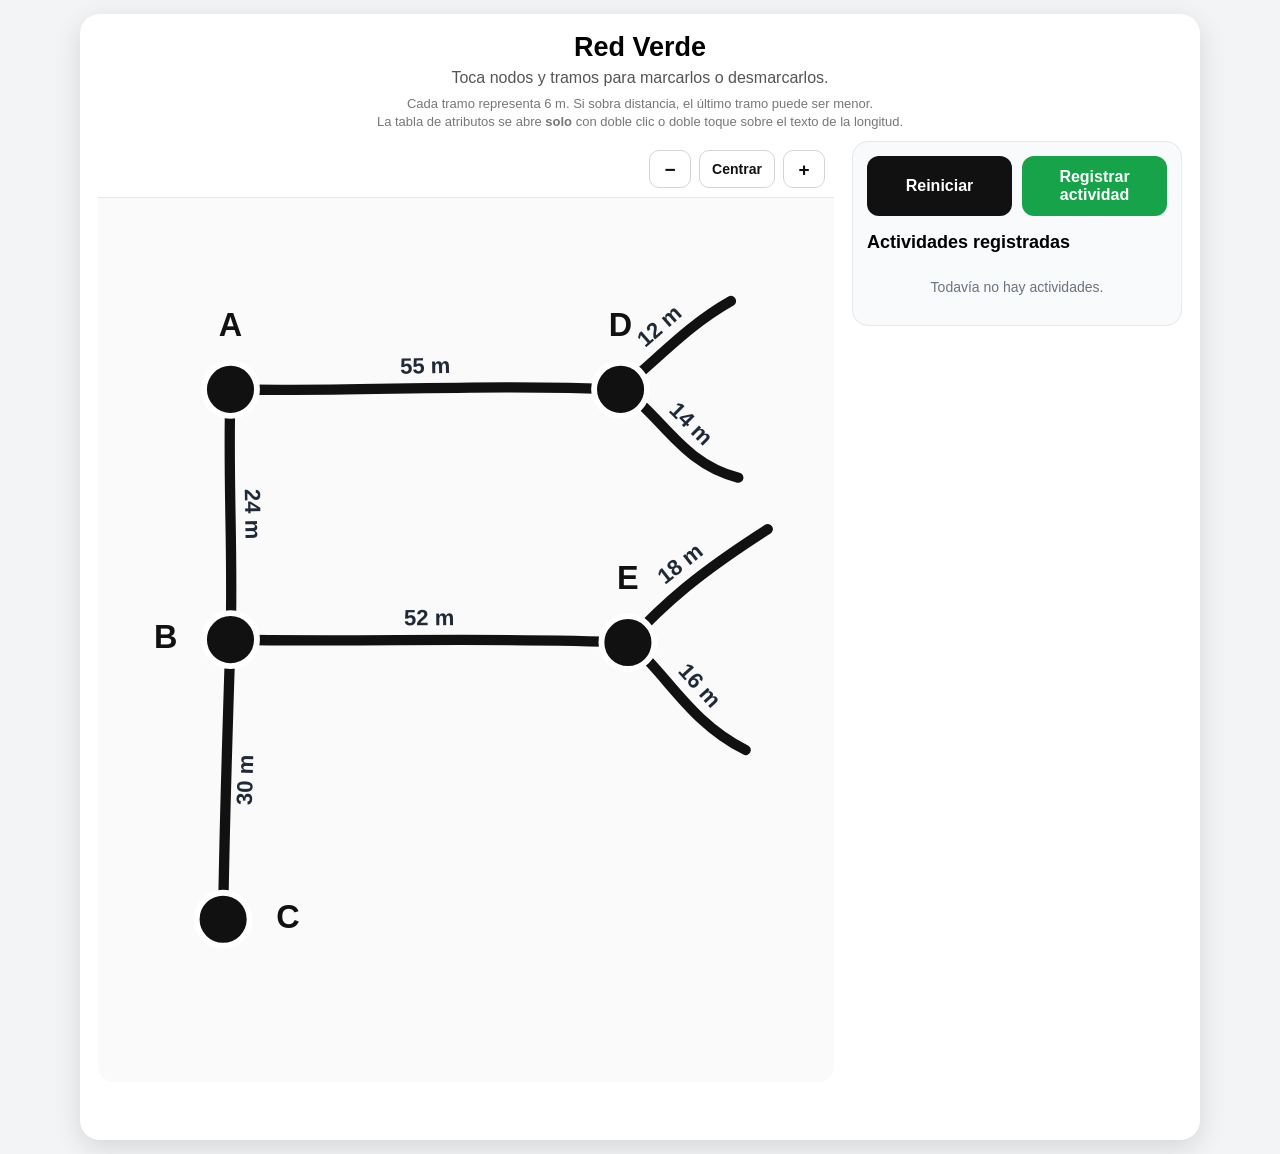
<file: index_ant2.html>
<!DOCTYPE html>
<html lang="es">
<head>
  <meta charset="UTF-8" />
  <meta name="viewport" content="width=device-width, initial-scale=1.0, user-scalable=no" />
  <meta name="theme-color" content="#ffffff" />
  <title>Red Verde</title>

  <style>
    * {
      box-sizing: border-box;
      -webkit-tap-highlight-color: transparent;
    }

    body {
      margin: 0;
      min-height: 100vh;
      font-family: Arial, sans-serif;
      background: #f3f4f6;
      display: flex;
      justify-content: center;
      align-items: center;
      padding: 14px;
      touch-action: manipulation;
    }

    .game {
      width: min(100%, 1120px);
      background: white;
      border-radius: 20px;
      padding: 18px;
      text-align: center;
      box-shadow: 0 8px 28px rgba(0, 0, 0, 0.12);
    }

    .app-layout {
      display: grid;
      grid-template-columns: minmax(0, 1fr) 330px;
      gap: 18px;
      align-items: start;
    }

    .network-column {
      min-width: 0;
    }

    .side-panel {
      min-width: 0;
      padding: 14px;
      border: 1px solid #e5e7eb;
      border-radius: 16px;
      background: #f9fafb;
      text-align: left;
    }

    .side-panel .main-actions {
      justify-content: stretch;
      margin-bottom: 16px;
    }

    .side-panel .main-actions button {
      flex: 1 1 130px;
    }

    h1 {
      margin: 0 0 6px;
      font-size: 27px;
    }

    p {
      margin: 0 0 8px;
      color: #555;
    }

    .note {
      margin-bottom: 10px;
      color: #777;
      font-size: 13px;
      line-height: 1.4;
    }

    .network-shell {
      overflow: hidden;
      border-radius: 16px;
      background: #fafafa;
    }

    .network-toolbar {
      display: flex;
      justify-content: flex-end;
      gap: 8px;
      padding: 9px;
      border-bottom: 1px solid #e5e7eb;
      background: #fff;
    }

    .zoom-button {
      min-width: 42px;
      min-height: 38px;
      padding: 7px 11px;
      border: 1px solid #d1d5db;
      border-radius: 10px;
      background: #fff;
      color: #111;
      font-size: 19px;
      line-height: 1;
    }

    .zoom-button:active {
      background: #e5e7eb;
    }

    .fit-button {
      min-width: 76px;
      font-size: 14px;
    }

    .network-viewport {
      position: relative;
      overflow: hidden;
      width: 100%;
      background: #fafafa;
      touch-action: none;
      cursor: grab;
    }

    .network-viewport.panning {
      cursor: grabbing;
    }

    svg {
      display: block;
      width: 100%;
      height: auto;
      min-height: 420px;
      background: #fafafa;
      user-select: none;
      touch-action: none;
    }

    .base-line,
    .segment-overlay,
    .complete-line-overlay,
    .line-hitbox {
      fill: none;
      stroke-linejoin: round;
    }

    .base-line {
      stroke: #111;
      stroke-width: 7;
      stroke-linecap: round;
      pointer-events: none;
    }

    .segment-overlay {
      stroke: #16a34a;
      stroke-width: 7.4;
      stroke-linecap: round;
      pointer-events: none;
      opacity: 0;
      transition: opacity 0.1s ease;
    }

    .segment-overlay.active {
      opacity: 1;
    }

    .complete-line-overlay {
      stroke: #16a34a;
      stroke-width: 7.6;
      stroke-linecap: round;
      pointer-events: none;
      opacity: 0;
    }

    .complete-line-overlay.active {
      opacity: 1;
    }

    .line-hitbox {
      stroke: transparent;
      stroke-width: 36;
      stroke-linecap: round;
      cursor: pointer;
    }

    .node {
      fill: #111;
      stroke: #fff;
      stroke-width: 4;
      cursor: pointer;
      transition: fill 0.12s ease, transform 0.12s ease;
      transform-box: fill-box;
      transform-origin: center;
    }

    .node:active {
      transform: scale(1.14);
    }

    .node.active {
      fill: #16a34a;
    }

    .node-label {
      fill: #111;
      font-size: 22px;
      font-weight: 700;
      text-anchor: middle;
      dominant-baseline: middle;
      pointer-events: none;
      paint-order: stroke;
      stroke: #fafafa;
      stroke-width: 7px;
      stroke-linejoin: round;
    }

    .distance-button {
      cursor: pointer;
    }

    .distance-button-hitbox {
      fill: transparent;
      pointer-events: all;
    }

    .distance-label {
      fill: #1f2937;
      font-size: 15px;
      font-weight: 700;
      text-anchor: middle;
      dominant-baseline: middle;
      pointer-events: none;
      paint-order: stroke;
      stroke: #fafafa;
      stroke-width: 5px;
      stroke-linejoin: round;
    }

    #status {
      min-height: 28px;
      margin-top: 12px;
      color: #16a34a;
      font-weight: 700;
    }

    .main-actions {
      display: flex;
      flex-wrap: wrap;
      justify-content: center;
      gap: 10px;
    }

    button {
      border: 0;
      border-radius: 12px;
      padding: 12px 18px;
      background: #111;
      color: white;
      font-size: 16px;
      font-weight: 700;
      cursor: pointer;
    }

    .activity-button {
      background: #16a34a;
    }

    .delete-activity-button {
      padding: 7px 10px;
      background: #e5e7eb;
      color: #111;
      font-size: 13px;
    }

    .modal-backdrop {
      position: fixed;
      inset: 0;
      z-index: 20;
      display: none;
      align-items: center;
      justify-content: center;
      padding: 18px;
      background: rgba(0, 0, 0, 0.45);
    }

    .modal-backdrop.open {
      display: flex;
    }

    .modal {
      width: min(100%, 430px);
      padding: 20px;
      background: white;
      border-radius: 18px;
      text-align: left;
      box-shadow: 0 18px 60px rgba(0, 0, 0, 0.28);
    }

    .modal h2 {
      margin: 0 0 6px;
      font-size: 22px;
    }

    .modal-subtitle {
      margin: 0 0 16px;
      color: #666;
      font-size: 14px;
    }

    .attribute-table {
      width: 100%;
      margin-bottom: 18px;
      border-collapse: collapse;
    }

    .attribute-table th,
    .attribute-table td {
      padding: 11px;
      border: 1px solid #d1d5db;
      vertical-align: middle;
    }

    .attribute-table th {
      width: 38%;
      background: #f3f4f6;
      font-size: 14px;
    }

    .attribute-table input,
    .form-field input {
      width: 100%;
      padding: 10px;
      border: 1px solid #bfc5ce;
      border-radius: 9px;
      font-size: 16px;
    }

    .form-grid {
      display: grid;
      gap: 14px;
      margin-bottom: 18px;
    }

    .form-field {
      display: grid;
      gap: 6px;
    }

    .form-field label {
      color: #374151;
      font-size: 14px;
      font-weight: 700;
    }

    .form-error {
      min-height: 20px;
      margin: -4px 0 12px;
      color: #b91c1c;
      font-size: 14px;
      font-weight: 700;
    }

    .modal-actions {
      display: flex;
      justify-content: flex-end;
      gap: 10px;
    }

    .secondary-button {
      background: #e5e7eb;
      color: #111;
    }

    .activities-panel {
      display: block;
      margin-top: 0;
      text-align: left;
    }

    .activities-panel h2 {
      margin: 0 0 10px;
      font-size: 18px;
    }

    .activities-empty {
      margin: 0;
      padding: 16px 10px;
      color: #6b7280;
      text-align: center;
      font-size: 14px;
    }

    .activities-table-wrapper {
      overflow-x: auto;
      border: 1px solid #d1d5db;
      border-radius: 12px;
      background: white;
    }

    .activities-table {
      width: 100%;
      min-width: 0;
      table-layout: fixed;
      border-collapse: collapse;
      background: white;
    }

    .activities-table th,
    .activities-table td {
      padding: 8px 6px;
      border-bottom: 1px solid #e5e7eb;
      text-align: left;
      font-size: 13px;
      vertical-align: middle;
    }

    .activities-table th {
      background: #f3f4f6;
      font-size: 12px;
      text-transform: uppercase;
      letter-spacing: 0.02em;
    }

    .activities-table th:nth-child(1),
    .activities-table td:nth-child(1) {
      width: 28%;
    }

    .activities-table th:nth-child(2),
    .activities-table td:nth-child(2) {
      width: 20%;
    }

    .activities-table th:nth-child(3),
    .activities-table td:nth-child(3) {
      width: 40%;
    }

    .activities-table th:nth-child(4),
    .activities-table td:nth-child(4) {
      width: 12%;
      text-align: center;
    }

    .activities-table tbody tr:last-child td {
      border-bottom: 0;
    }

    .activities-table-date-input {
      width: 100%;
      min-width: 0;
      padding: 6px 4px;
      border: 1px solid #bfc5ce;
      border-radius: 7px;
      font-size: 12px;
      background: white;
    }

    .activity-direction {
      overflow-wrap: anywhere;
      font-weight: 700;
    }

    .delete-activity-button {
      width: 28px;
      height: 28px;
      padding: 0;
      border-radius: 50%;
      background: #fee2e2;
      color: #dc2626;
      font-size: 18px;
      font-weight: 800;
      line-height: 1;
    }

    .delete-activity-button:hover {
      background: #fecaca;
    }

    @media (max-width: 820px) {
      .game {
        width: min(100%, 640px);
      }

      .app-layout {
        grid-template-columns: 1fr;
      }

      .side-panel {
        margin-top: 0;
      }
    }
  </style>
</head>

<body>
  <main class="game">
    <h1>Red Verde</h1>
    <p>Toca nodos y tramos para marcarlos o desmarcarlos.</p>

    <div class="note">
      Cada tramo representa 6 m. Si sobra distancia, el último tramo puede ser menor.<br>
      La tabla de atributos se abre <strong>solo</strong> con doble clic o doble toque sobre el texto de la longitud.
    </div>

    <div class="app-layout">
      <section class="network-column">
        <div class="network-shell">
          <div class="network-toolbar" aria-label="Controles del diagrama">
            <button
              id="zoomOutButton"
              class="zoom-button"
              type="button"
              aria-label="Alejar"
              title="Alejar"
            >−</button>

            <button
              id="fitViewButton"
              class="zoom-button fit-button"
              type="button"
              aria-label="Centrar diagrama"
              title="Centrar diagrama"
            >Centrar</button>

            <button
              id="zoomInButton"
              class="zoom-button"
              type="button"
              aria-label="Acercar"
              title="Acercar"
            >+</button>
          </div>

          <div id="networkViewport" class="network-viewport">
            <svg
              id="networkSvg"
              viewBox="0 0 500 600"
              preserveAspectRatio="xMidYMid meet"
              aria-label="Red de cinco nodos"
            >
              <g id="baseLinesGroup"></g>
              <g id="segmentOverlaysGroup"></g>
              <g id="completeLineOverlaysGroup"></g>
              <g id="lineHitboxesGroup"></g>
              <g id="distanceLabelsGroup"></g>

              <circle
                class="node"
                data-node-id="A"
                data-active="false"
                cx="90"
                cy="130"
                r="18"
              />
              <circle
                class="node"
                data-node-id="B"
                data-active="false"
                cx="90"
                cy="300"
                r="18"
              />
              <circle
                class="node"
                data-node-id="C"
                data-active="false"
                cx="85"
                cy="490"
                r="18"
              />
              <circle
                class="node"
                data-node-id="D"
                data-active="false"
                cx="355"
                cy="130"
                r="18"
              />
              <circle
                class="node"
                data-node-id="E"
                data-active="false"
                cx="360"
                cy="302"
                r="18"
              />

              <g id="nodeLabelsGroup"></g>
            </svg>
          </div>
        </div>

        <div id="status"></div>
      </section>

      <aside class="side-panel">
        <div class="main-actions">
          <button id="resetButton" type="button">Reiniciar</button>
          <button id="openActivityButton" class="activity-button" type="button">
            Registrar actividad
          </button>
        </div>

        <section id="activitiesPanel" class="activities-panel" aria-live="polite">
          <h2>Actividades registradas</h2>
          <p id="activitiesEmpty" class="activities-empty">
            Todavía no hay actividades.
          </p>

          <div id="activitiesTableWrapper" class="activities-table-wrapper">
            <table class="activities-table">
              <thead>
                <tr>
                  <th>Dir</th>
                  <th>Long</th>
                  <th>Fecha</th>
                  <th></th>
                </tr>
              </thead>
              <tbody id="activitiesTableBody"></tbody>
            </table>
          </div>
        </section>
      </aside>
    </div>
  </main>

  <div id="attributeModal" class="modal-backdrop" aria-hidden="true">
    <section class="modal" role="dialog" aria-modal="true" aria-labelledby="modalTitle">
      <h2 id="modalTitle">Atributos de la línea</h2>
      <p id="modalSubtitle" class="modal-subtitle"></p>

      <table class="attribute-table">
        <tbody>
          <tr>
            <th scope="row">Diámetro</th>
            <td>
              <input
                id="diameterInput"
                type="text"
                placeholder="Ej.: 440 mm"
                autocomplete="off"
              />
            </td>
          </tr>
        </tbody>
      </table>

      <div class="modal-actions">
        <button id="cancelAttributesButton" class="secondary-button" type="button">
          Cancelar
        </button>
        <button id="saveAttributesButton" type="button">Guardar</button>
      </div>
    </section>
  </div>

  <div id="activityModal" class="modal-backdrop" aria-hidden="true">
    <section class="modal" role="dialog" aria-modal="true" aria-labelledby="activityModalTitle">
      <h2 id="activityModalTitle">Registrar actividad</h2>
      <p class="modal-subtitle">
        Indica el tramo ejecutado y la fecha en que se realizó.
      </p>

      <form id="activityForm" novalidate>
        <div class="form-grid">
          <div class="form-field">
            <label for="startCameraInput">Cámara de inicio</label>
            <input
              id="startCameraInput"
              type="text"
              placeholder="Ej.: C"
              autocomplete="off"
              required
            />
          </div>

          <div class="form-field">
            <label for="endCameraInput">Cámara de fin</label>
            <input
              id="endCameraInput"
              type="text"
              placeholder="Ej.: B"
              autocomplete="off"
              required
            />
          </div>

          <div class="form-field">
            <label for="activityLengthInput">Longitud (m)</label>
            <input
              id="activityLengthInput"
              type="number"
              min="0.01"
              step="0.01"
              inputmode="decimal"
              placeholder="Ej.: 25"
              required
            />
          </div>

          <div class="form-field">
            <label for="activityDateInput">Fecha</label>
            <input
              id="activityDateInput"
              type="date"
              required
            />
          </div>
        </div>

        <div id="activityFormError" class="form-error"></div>

        <div class="modal-actions">
          <button id="cancelActivityButton" class="secondary-button" type="button">
            Cancelar
          </button>
          <button type="submit">Guardar actividad</button>
        </div>
      </form>
    </section>
  </div>

  <script>
    const SVG_NS = "http://www.w3.org/2000/svg";
    const MIN_REMAINDER_TOUCH_LENGTH = 28;
    const DOUBLE_TAP_DELAY = 320;
    const ACTIVITIES_STORAGE_KEY = "redVerdeActividadesV4";

    const svg = document.getElementById("networkSvg");
    const networkViewport = document.getElementById("networkViewport");
    const zoomInButton = document.getElementById("zoomInButton");
    const zoomOutButton = document.getElementById("zoomOutButton");
    const fitViewButton = document.getElementById("fitViewButton");
    const nodeLabelsGroup = document.getElementById("nodeLabelsGroup");

    const baseLinesGroup = document.getElementById("baseLinesGroup");
    const segmentOverlaysGroup = document.getElementById("segmentOverlaysGroup");
    const completeLineOverlaysGroup = document.getElementById("completeLineOverlaysGroup");
    const lineHitboxesGroup = document.getElementById("lineHitboxesGroup");
    const distanceLabelsGroup = document.getElementById("distanceLabelsGroup");

    const nodes = [...document.querySelectorAll(".node")];
    const status = document.getElementById("status");
    const resetButton = document.getElementById("resetButton");

    const attributeModal = document.getElementById("attributeModal");
    const modalSubtitle = document.getElementById("modalSubtitle");
    const diameterInput = document.getElementById("diameterInput");
    const cancelAttributesButton = document.getElementById("cancelAttributesButton");
    const saveAttributesButton = document.getElementById("saveAttributesButton");

    const openActivityButton = document.getElementById("openActivityButton");
    const activityModal = document.getElementById("activityModal");
    const activityForm = document.getElementById("activityForm");
    const startCameraInput = document.getElementById("startCameraInput");
    const endCameraInput = document.getElementById("endCameraInput");
    const activityLengthInput = document.getElementById("activityLengthInput");
    const activityDateInput = document.getElementById("activityDateInput");
    const activityFormError = document.getElementById("activityFormError");
    const cancelActivityButton = document.getElementById("cancelActivityButton");
    const activitiesPanel = document.getElementById("activitiesPanel");
    const activitiesEmpty = document.getElementById("activitiesEmpty");
    const activitiesTableWrapper =
      document.getElementById("activitiesTableWrapper");
    const activitiesTableBody = document.getElementById("activitiesTableBody");

    const nodeDefinitions = [
      { id: "A", x: 90, y: 130, radius: 18 },
      { id: "B", x: 90, y: 300, radius: 18 },
      { id: "C", x: 85, y: 490, radius: 18 },
      { id: "D", x: 355, y: 130, radius: 18 },
      { id: "E", x: 360, y: 302, radius: 18 }
    ];

    const lineDefinitions = [
      { id: "AB", name: "A–B", meters: 24, d: "M90 130 C88 190, 92 245, 90 300" },
      { id: "BC", name: "B–C", meters: 30, d: "M90 300 C88 360, 86 420, 85 490" },
      { id: "AD", name: "A–D", meters: 55, d: "M90 130 C170 132, 260 126, 355 130" },
      { id: "BE", name: "B–E", meters: 52, d: "M90 300 C180 302, 265 298, 360 302" },
      { id: "D1", name: "Rama superior de D", meters: 12, d: "M355 130 C382 108, 400 87, 430 70" },
      { id: "D2", name: "Rama inferior de D", meters: 14, d: "M355 130 C382 145, 395 180, 435 190" },
      { id: "E1", name: "Rama superior de E", meters: 18, d: "M360 302 C385 275, 408 255, 455 225" },
      { id: "E2", name: "Rama inferior de E", meters: 16, d: "M360 302 C385 320, 400 355, 440 375" }
    ];

    const routeEdges = [
      { lineId: "AB", from: "A", to: "B" },
      { lineId: "BC", from: "B", to: "C" },
      { lineId: "AD", from: "A", to: "D" },
      { lineId: "BE", from: "B", to: "E" }
    ];

    const validCameras = ["A", "B", "C", "D", "E"];
    const lineStates = new Map();
    let selectedLineId = null;
    let activities = [];

    function createSvgElement(tag, attributes = {}) {
      const element = document.createElementNS(SVG_NS, tag);
      Object.entries(attributes).forEach(([key, value]) => {
        element.setAttribute(key, value);
      });
      return element;
    }

    function buildSegmentLengthList(totalMeters) {
      const fullSegments = Math.floor(totalMeters / 6);
      const remainder = totalMeters % 6;
      const lengths = Array(fullSegments).fill(6);

      if (remainder > 0) {
        lengths.push(remainder);
      }

      if (lengths.length === 0) {
        lengths.push(totalMeters);
      }

      return lengths;
    }

    function buildSegmentPath(measurePath, startLength, endLength) {
      const totalLength = measurePath.getTotalLength();
      const overlap = 0.7;
      const safeStart = Math.max(0, startLength - overlap);
      const safeEnd = Math.min(totalLength, endLength + overlap);
      const visibleLength = Math.max(safeEnd - safeStart, 0.001);
      const samples = Math.max(10, Math.ceil(visibleLength / 7));
      const points = [];

      for (let index = 0; index <= samples; index++) {
        const ratio = index / samples;
        const currentLength = safeStart + visibleLength * ratio;
        const point = measurePath.getPointAtLength(currentLength);
        points.push([point.x, point.y]);
      }

      return points
        .map(([x, y], index) => `${index === 0 ? "M" : "L"}${x} ${y}`)
        .join(" ");
    }

    function addDistanceButton(path, meters, lineId) {
      const totalLength = path.getTotalLength();
      const middleLength = totalLength / 2;
      const middlePoint = path.getPointAtLength(middleLength);

      const beforePoint = path.getPointAtLength(Math.max(0, middleLength - 2));
      const afterPoint = path.getPointAtLength(Math.min(totalLength, middleLength + 2));

      const angleRadians = Math.atan2(
        afterPoint.y - beforePoint.y,
        afterPoint.x - beforePoint.x
      );

      let angleDegrees = angleRadians * 180 / Math.PI;
      if (angleDegrees > 90 || angleDegrees < -90) {
        angleDegrees += 180;
      }

      const normalX = -Math.sin(angleRadians);
      const normalY = Math.cos(angleRadians);
      const labelOffset = -14;
      const labelX = middlePoint.x + normalX * labelOffset;
      const labelY = middlePoint.y + normalY * labelOffset;

      const textValue = `${meters} m`;
      const buttonGroup = createSvgElement("g", {
        class: "distance-button",
        transform: `rotate(${angleDegrees} ${labelX} ${labelY})`
      });

      const approxWidth = Math.max(44, textValue.length * 9);
      const hitbox = createSvgElement("rect", {
        class: "distance-button-hitbox",
        x: labelX - approxWidth / 2,
        y: labelY - 14,
        width: approxWidth,
        height: 28,
        rx: 6,
        ry: 6
      });

      const label = createSvgElement("text", {
        class: "distance-label",
        x: labelX,
        y: labelY
      });
      label.textContent = textValue;

      let tapTimer = null;
      let lastTapTime = 0;

      buttonGroup.addEventListener("pointerup", (event) => {
        event.preventDefault();
        event.stopPropagation();

        if (shouldSuppressNetworkTap(event)) {
          return;
        }

        const now = Date.now();

        if (now - lastTapTime <= DOUBLE_TAP_DELAY) {
          if (tapTimer !== null) {
            clearTimeout(tapTimer);
            tapTimer = null;
          }
          lastTapTime = 0;
          openAttributes(lineId);
          return;
        }

        lastTapTime = now;
        tapTimer = setTimeout(() => {
          tapTimer = null;
        }, DOUBLE_TAP_DELAY);
      });

      buttonGroup.appendChild(hitbox);
      buttonGroup.appendChild(label);
      distanceLabelsGroup.appendChild(buttonGroup);
    }

    function svgPointFromPointer(event) {
      const point = svg.createSVGPoint();
      point.x = event.clientX;
      point.y = event.clientY;
      const matrix = svg.getScreenCTM();

      if (!matrix) {
        return { x: 0, y: 0 };
      }

      return point.matrixTransform(matrix.inverse());
    }

    function closestLengthOnPath(path, targetPoint) {
      const totalLength = path.getTotalLength();
      const coarseSteps = 120;

      let bestLength = 0;
      let bestDistanceSquared = Infinity;

      for (let index = 0; index <= coarseSteps; index++) {
        const candidateLength = totalLength * (index / coarseSteps);
        const point = path.getPointAtLength(candidateLength);
        const dx = point.x - targetPoint.x;
        const dy = point.y - targetPoint.y;
        const distanceSquared = dx * dx + dy * dy;

        if (distanceSquared < bestDistanceSquared) {
          bestDistanceSquared = distanceSquared;
          bestLength = candidateLength;
        }
      }

      let searchRadius = totalLength / coarseSteps;

      for (let iteration = 0; iteration < 12; iteration++) {
        const leftLength = Math.max(0, bestLength - searchRadius);
        const rightLength = Math.min(totalLength, bestLength + searchRadius);

        for (const candidateLength of [leftLength, rightLength]) {
          const point = path.getPointAtLength(candidateLength);
          const dx = point.x - targetPoint.x;
          const dy = point.y - targetPoint.y;
          const distanceSquared = dx * dx + dy * dy;

          if (distanceSquared < bestDistanceSquared) {
            bestDistanceSquared = distanceSquared;
            bestLength = candidateLength;
          }
        }

        searchRadius /= 2;
      }

      return bestLength;
    }

    function getSegmentIndexAtLength(state, selectedSvgLength) {
      const { definition, segmentLengths, totalSvgLength } = state;
      const lastIndex = segmentLengths.length - 1;
      const remainder = definition.meters % 6;

      if (remainder > 0 && lastIndex > 0) {
        const actualRemainderSvgLength = totalSvgLength * (remainder / definition.meters);
        const touchRemainderStart = Math.max(
          0,
          totalSvgLength - Math.max(MIN_REMAINDER_TOUCH_LENGTH, actualRemainderSvgLength)
        );

        if (selectedSvgLength >= touchRemainderStart) {
          return lastIndex;
        }
      }

      const selectedMeters = definition.meters * (selectedSvgLength / totalSvgLength);
      let accumulatedMeters = 0;

      for (let index = 0; index < segmentLengths.length; index++) {
        accumulatedMeters += segmentLengths[index];
        if (selectedMeters < accumulatedMeters || index === segmentLengths.length - 1) {
          return index;
        }
      }

      return lastIndex;
    }

    function isSegmentVisuallyActive(state, index) {
      return state.activitySegmentCount[index] > 0;
    }

    function refreshSegmentVisual(state, index) {
      const overlay = state.segmentOverlays[index];
      overlay.classList.toggle("active", isSegmentVisuallyActive(state, index));
    }

    function updateLineCompletion(state) {
      const allActive = state.segmentOverlays.every((_, index) =>
        isSegmentVisuallyActive(state, index)
      );
      state.completeOverlay.classList.toggle("active", allActive);
    }

    function refreshLineState(state) {
      state.segmentOverlays.forEach((_, index) => refreshSegmentVisual(state, index));
      updateLineCompletion(state);
    }

    function getManualRecordEndpoints(lineId) {
      const mapping = {
        AB: { start: "A", end: "B" },
        BC: { start: "B", end: "C" },
        AD: { start: "A", end: "D" },
        BE: { start: "B", end: "E" },
        D1: { start: "D", end: "R1" },
        D2: { start: "D", end: "R2" },
        E1: { start: "E", end: "R1" },
        E2: { start: "E", end: "R2" }
      };

      return mapping[lineId] || { start: "?", end: "?" };
    }

    function findManualActivityForSegment(lineId, segmentIndex) {
      return activities.find((activity) =>
        activity.source === "manual" &&
        Array.isArray(activity.appliedSegments) &&
        activity.appliedSegments.length === 1 &&
        activity.appliedSegments[0].lineId === lineId &&
        activity.appliedSegments[0].segmentIndex === segmentIndex
      );
    }

    function createManualActivity(lineId, segmentIndex) {
      const state = lineStates.get(lineId);
      const segmentLength = state.segmentLengths[segmentIndex];
      const endpoints = getManualRecordEndpoints(lineId);

      return {
        id:
          typeof crypto !== "undefined" && crypto.randomUUID
            ? crypto.randomUUID()
            : `${Date.now()}-${Math.random()}`,
        source: "manual",
        startCamera: endpoints.start,
        endCamera: endpoints.end,
        length: Number(segmentLength.toFixed(2)),
        appliedLength: Number(segmentLength.toFixed(2)),
        appliedSegments: [
          {
            lineId,
            segmentIndex,
            segmentLength
          }
        ],
        date: ""
      };
    }

    function toggleManualSegment(lineId, segmentIndex) {
      const existingActivity = findManualActivityForSegment(lineId, segmentIndex);

      if (existingActivity) {
        activities = activities.filter((activity) => activity.id !== existingActivity.id);
      } else {
        activities.push(createManualActivity(lineId, segmentIndex));
      }

      saveActivities();
      rebuildActivityMarks();
      renderActivities();
    }

    function clearManualSelections() {
      activities = activities.filter((activity) => activity.source !== "manual");
      saveActivities();
      rebuildActivityMarks();
      renderActivities();
      status.textContent = "";
    }

    function openAttributes(lineId) {
      selectedLineId = lineId;
      const state = lineStates.get(lineId);
      modalSubtitle.textContent = `${state.definition.name} · ${state.definition.meters} m`;
      diameterInput.value = state.attributes.diameter;

      attributeModal.classList.add("open");
      attributeModal.setAttribute("aria-hidden", "false");
      setTimeout(() => diameterInput.focus(), 40);
    }

    function closeAttributes() {
      selectedLineId = null;
      attributeModal.classList.remove("open");
      attributeModal.setAttribute("aria-hidden", "true");
    }

    function getTodayAsInputDate() {
      const now = new Date();
      const localDate = new Date(now.getTime() - now.getTimezoneOffset() * 60000);
      return localDate.toISOString().slice(0, 10);
    }

    function normalizeCameraName(value) {
      return value.trim().toUpperCase();
    }

    function loadActivities() {
      try {
        const saved = localStorage.getItem(ACTIVITIES_STORAGE_KEY);
        const parsed = saved ? JSON.parse(saved) : [];
        return Array.isArray(parsed) ? parsed : [];
      } catch (error) {
        console.warn("No se pudieron cargar las actividades.", error);
        return [];
      }
    }

    function saveActivities() {
      try {
        localStorage.setItem(ACTIVITIES_STORAGE_KEY, JSON.stringify(activities));
      } catch (error) {
        console.warn("No se pudieron guardar las actividades.", error);
      }
    }

    function formatActivityDate(dateValue) {
      if (!dateValue) return "";
      const [year, month, day] = dateValue.split("-");
      if (!year || !month || !day) return dateValue;
      return `${day}.${month}.${year}`;
    }

    function findPathBetweenCameras(startCamera, endCamera) {
      const queue = [{ camera: startCamera, path: [] }];
      const visited = new Set([startCamera]);

      while (queue.length > 0) {
        const current = queue.shift();

        if (current.camera === endCamera) {
          return current.path;
        }

        routeEdges.forEach((edge) => {
          let nextCamera = null;
          let forward = true;

          if (edge.from === current.camera) {
            nextCamera = edge.to;
            forward = true;
          } else if (edge.to === current.camera) {
            nextCamera = edge.from;
            forward = false;
          }

          if (!nextCamera || visited.has(nextCamera)) {
            return;
          }

          visited.add(nextCamera);
          queue.push({
            camera: nextCamera,
            path: current.path.concat({
              lineId: edge.lineId,
              forward
            })
          });
        });
      }

      return null;
    }

    
    function computeAppliedSegments(startCamera, endCamera, requestedLength) {
      const path = findPathBetweenCameras(startCamera, endCamera);

      if (!path) {
        return {
          ok: false,
          message: "No existe una ruta entre esas dos cámaras en la red actual."
        };
      }

      let remainingLength = requestedLength;
      let appliedLength = 0;
      const appliedSegments = [];

      outerLoop:
      for (const step of path) {
        const state = lineStates.get(step.lineId);
        const indexes = step.forward
          ? state.segmentLengths.map((_, index) => index)
          : state.segmentLengths.map((_, index) => index).reverse();

        for (const segmentIndex of indexes) {
          const segmentLength = state.segmentLengths[segmentIndex];

          // Si este segmento ya fue cubierto por actividades anteriores,
          // no consumimos longitud nueva: simplemente seguimos avanzando
          // hasta el siguiente segmento disponible.
          if (state.activitySegmentCount[segmentIndex] > 0) {
            continue;
          }

          if (remainingLength + 1e-9 >= segmentLength) {
            appliedSegments.push({
              lineId: step.lineId,
              segmentIndex,
              segmentLength
            });
            remainingLength -= segmentLength;
            appliedLength += segmentLength;
          } else {
            break outerLoop;
          }
        }
      }

      return {
        ok: true,
        path,
        appliedSegments,
        appliedLength: Number(appliedLength.toFixed(2))
      };
    }

function clearAllActivityVisualMarks() {
      lineStates.forEach((state) => {
        state.activitySegmentCount = state.activitySegmentCount.map(() => 0);
        refreshLineState(state);
      });
    }

    function applyActivityVisualMarks(activity) {
      if (!Array.isArray(activity.appliedSegments)) return;

      const linesToRefresh = new Set();

      activity.appliedSegments.forEach((segmentInfo) => {
        const state = lineStates.get(segmentInfo.lineId);
        if (!state) return;

        const index = segmentInfo.segmentIndex;
        if (index < 0 || index >= state.activitySegmentCount.length) return;

        state.activitySegmentCount[index] += 1;
        linesToRefresh.add(segmentInfo.lineId);
      });

      linesToRefresh.forEach((lineId) => {
        refreshLineState(lineStates.get(lineId));
      });
    }

    
    function rebuildActivityMarks() {
      clearAllActivityVisualMarks();

      activities.forEach((activity) => {
        if (activity.source === "manual") {
          if (!Array.isArray(activity.appliedSegments)) {
            activity.appliedSegments = [];
          }

          activity.appliedLength = Number(
            activity.appliedSegments.reduce(
              (sum, segment) => sum + Number(segment.segmentLength || 0),
              0
            ).toFixed(2)
          );

          applyActivityVisualMarks(activity);
          return;
        }

        const result = computeAppliedSegments(
          activity.startCamera,
          activity.endCamera,
          activity.length
        );

        if (result.ok) {
          activity.appliedSegments = result.appliedSegments;
          activity.appliedLength = result.appliedLength;
          applyActivityVisualMarks(activity);
        } else {
          activity.appliedSegments = [];
          activity.appliedLength = 0;
        }
      });

      saveActivities();
      checkVictory();
    }

    function renderActivities() {
      activitiesTableBody.innerHTML = "";

      const hasActivities = activities.length > 0;
      activitiesEmpty.style.display = hasActivities ? "none" : "block";
      activitiesTableWrapper.style.display = hasActivities ? "block" : "none";

      activities.forEach((activity) => {
        const row = document.createElement("tr");

        const directionCell = document.createElement("td");
        directionCell.className = "activity-direction";
        directionCell.textContent =
          `${activity.startCamera} → ${activity.endCamera}`;

        const lengthCell = document.createElement("td");
        lengthCell.textContent =
          `${activity.appliedLength ?? activity.length ?? 0} m`;

        const dateCell = document.createElement("td");
        const dateInput = document.createElement("input");
        dateInput.type = "date";
        dateInput.className = "activities-table-date-input";
        dateInput.value = activity.date || "";

        dateInput.addEventListener("change", () => {
          activity.date = dateInput.value;
          saveActivities();
        });

        dateCell.appendChild(dateInput);

        const actionsCell = document.createElement("td");
        const deleteButton = document.createElement("button");
        deleteButton.type = "button";
        deleteButton.className = "delete-activity-button";
        deleteButton.textContent = "×";
        deleteButton.title = "Eliminar actividad";
        deleteButton.setAttribute(
          "aria-label",
          `Eliminar actividad ${activity.startCamera} a ${activity.endCamera}`
        );

        deleteButton.addEventListener("click", () => {
          activities = activities.filter(
            (item) => item.id !== activity.id
          );

          saveActivities();
          rebuildActivityMarks();
          renderActivities();
        });

        actionsCell.appendChild(deleteButton);

        row.appendChild(directionCell);
        row.appendChild(lengthCell);
        row.appendChild(dateCell);
        row.appendChild(actionsCell);

        activitiesTableBody.appendChild(row);
      });
    }

    function openActivityModal() {
      activityForm.reset();
      activityFormError.textContent = "";
      activityDateInput.value = getTodayAsInputDate();
      activityModal.classList.add("open");
      activityModal.setAttribute("aria-hidden", "false");
      setTimeout(() => startCameraInput.focus(), 40);
    }

    function closeActivityModal() {
      activityModal.classList.remove("open");
      activityModal.setAttribute("aria-hidden", "true");
      activityFormError.textContent = "";
    }

    function registerActivity(event) {
      event.preventDefault();

      const startCamera = normalizeCameraName(startCameraInput.value);
      const endCamera = normalizeCameraName(endCameraInput.value);
      const lengthValue = Number(activityLengthInput.value);
      const date = activityDateInput.value;

      if (!startCamera || !endCamera) {
        activityFormError.textContent =
          "Debes escribir la cámara de inicio y la cámara de fin.";
        return;
      }

      if (!validCameras.includes(startCamera) || !validCameras.includes(endCamera)) {
        activityFormError.textContent =
          "Por ahora las cámaras válidas son: A, B, C, D y E.";
        return;
      }

      if (startCamera === endCamera) {
        activityFormError.textContent =
          "La cámara de inicio y la cámara de fin no pueden ser la misma.";
        return;
      }

      if (!Number.isFinite(lengthValue) || lengthValue <= 0) {
        activityFormError.textContent =
          "La longitud debe ser un número mayor que cero.";
        return;
      }

      if (!date) {
        activityFormError.textContent =
          "Debes seleccionar una fecha.";
        return;
      }

      const result = computeAppliedSegments(startCamera, endCamera, lengthValue);

      if (!result.ok) {
        activityFormError.textContent = result.message;
        return;
      }

      const activity = {
        id:
          typeof crypto !== "undefined" && crypto.randomUUID
            ? crypto.randomUUID()
            : `${Date.now()}-${Math.random()}`,
        source: "registered",
        startCamera,
        endCamera,
        length: Number(lengthValue.toFixed(2)),
        appliedLength: result.appliedLength,
        appliedSegments: result.appliedSegments,
        date
      };

      activities.push(activity);
      saveActivities();
      rebuildActivityMarks();
      renderActivities();
      closeActivityModal();
    }

    const INITIAL_VIEW_BOX = {
      x: 0,
      y: 0,
      width: 500,
      height: 600
    };

    const MIN_VIEW_BOX_WIDTH = 125;
    const MAX_VIEW_BOX_WIDTH = 1000;
    const activePointers = new Map();

    let currentViewBox = { ...INITIAL_VIEW_BOX };
    let panPointerId = null;
    let pinchDistance = null;
    let multiTouchGesture = false;
    let suppressTapUntil = 0;

    function applyViewBox() {
      svg.setAttribute(
        "viewBox",
        `${currentViewBox.x} ${currentViewBox.y} ` +
        `${currentViewBox.width} ${currentViewBox.height}`
      );
    }

    function clampViewBox() {
      const aspect = INITIAL_VIEW_BOX.height / INITIAL_VIEW_BOX.width;
      currentViewBox.width = Math.min(
        MAX_VIEW_BOX_WIDTH,
        Math.max(MIN_VIEW_BOX_WIDTH, currentViewBox.width)
      );
      currentViewBox.height = currentViewBox.width * aspect;

      const horizontalMargin = currentViewBox.width * 0.35;
      const verticalMargin = currentViewBox.height * 0.35;

      const minX = INITIAL_VIEW_BOX.x - horizontalMargin;
      const maxX =
        INITIAL_VIEW_BOX.x +
        INITIAL_VIEW_BOX.width -
        currentViewBox.width +
        horizontalMargin;

      const minY = INITIAL_VIEW_BOX.y - verticalMargin;
      const maxY =
        INITIAL_VIEW_BOX.y +
        INITIAL_VIEW_BOX.height -
        currentViewBox.height +
        verticalMargin;

      currentViewBox.x = Math.min(
        Math.max(currentViewBox.x, Math.min(minX, maxX)),
        Math.max(minX, maxX)
      );

      currentViewBox.y = Math.min(
        Math.max(currentViewBox.y, Math.min(minY, maxY)),
        Math.max(minY, maxY)
      );
    }

    function clientPointToSvg(clientX, clientY) {
      const point = svg.createSVGPoint();
      point.x = clientX;
      point.y = clientY;

      const matrix = svg.getScreenCTM();

      if (!matrix) {
        return {
          x: currentViewBox.x + currentViewBox.width / 2,
          y: currentViewBox.y + currentViewBox.height / 2
        };
      }

      return point.matrixTransform(matrix.inverse());
    }

    function zoomAroundPoint(factor, centerPoint) {
      const previousWidth = currentViewBox.width;
      const proposedWidth = previousWidth * factor;
      const boundedWidth = Math.min(
        MAX_VIEW_BOX_WIDTH,
        Math.max(MIN_VIEW_BOX_WIDTH, proposedWidth)
      );
      const actualFactor = boundedWidth / previousWidth;

      currentViewBox.x =
        centerPoint.x -
        (centerPoint.x - currentViewBox.x) * actualFactor;

      currentViewBox.y =
        centerPoint.y -
        (centerPoint.y - currentViewBox.y) * actualFactor;

      currentViewBox.width = boundedWidth;
      currentViewBox.height *= actualFactor;

      clampViewBox();
      applyViewBox();
    }

    function zoomFromCenter(factor) {
      zoomAroundPoint(factor, {
        x: currentViewBox.x + currentViewBox.width / 2,
        y: currentViewBox.y + currentViewBox.height / 2
      });
    }

    function resetView() {
      currentViewBox = { ...INITIAL_VIEW_BOX };
      applyViewBox();
    }

    function pointerDistance(pointerA, pointerB) {
      return Math.hypot(
        pointerA.clientX - pointerB.clientX,
        pointerA.clientY - pointerB.clientY
      );
    }

    function isInteractiveNetworkTarget(target) {
      return Boolean(
        target.closest(
          ".line-hitbox, .node, .distance-button, .zoom-button"
        )
      );
    }

    function shouldSuppressNetworkTap(event) {
      const pointer = activePointers.get(event.pointerId);

      return (
        Date.now() < suppressTapUntil ||
        multiTouchGesture ||
        Boolean(pointer && pointer.moved)
      );
    }

    function markPointerMoved(pointer) {
      const distanceFromStart = Math.hypot(
        pointer.clientX - pointer.startX,
        pointer.clientY - pointer.startY
      );

      if (distanceFromStart > 6) {
        pointer.moved = true;
        suppressTapUntil = Date.now() + 350;
      }
    }

    function setupZoomAndPan() {
      zoomInButton.addEventListener("click", () => {
        zoomFromCenter(0.8);
      });

      zoomOutButton.addEventListener("click", () => {
        zoomFromCenter(1.25);
      });

      fitViewButton.addEventListener("click", resetView);

      svg.addEventListener("pointerdown", (event) => {
        const pointer = {
          pointerId: event.pointerId,
          clientX: event.clientX,
          clientY: event.clientY,
          lastX: event.clientX,
          lastY: event.clientY,
          startX: event.clientX,
          startY: event.clientY,
          moved: false,
          canPan: !isInteractiveNetworkTarget(event.target)
        };

        activePointers.set(event.pointerId, pointer);

        if (activePointers.size === 1 && pointer.canPan) {
          panPointerId = event.pointerId;
          networkViewport.classList.add("panning");

          try {
            svg.setPointerCapture(event.pointerId);
          } catch (error) {
            // Algunos visores no permiten pointer capture.
          }
        }

        if (activePointers.size === 2) {
          multiTouchGesture = true;
          panPointerId = null;
          networkViewport.classList.add("panning");

          const pointers = [...activePointers.values()];
          pinchDistance = pointerDistance(pointers[0], pointers[1]);

          pointers.forEach((item) => {
            try {
              svg.setPointerCapture(item.pointerId);
            } catch (error) {
              // El gesto sigue funcionando aunque no haya pointer capture.
            }
          });
        }
      });

      svg.addEventListener("pointermove", (event) => {
        const pointer = activePointers.get(event.pointerId);

        if (!pointer) {
          return;
        }

        pointer.clientX = event.clientX;
        pointer.clientY = event.clientY;
        markPointerMoved(pointer);

        if (activePointers.size >= 2) {
          event.preventDefault();
          multiTouchGesture = true;
          suppressTapUntil = Date.now() + 400;

          const pointers = [...activePointers.values()].slice(0, 2);
          const newDistance = pointerDistance(
            pointers[0],
            pointers[1]
          );

          if (pinchDistance && newDistance > 0) {
            const centerClientX =
              (pointers[0].clientX + pointers[1].clientX) / 2;
            const centerClientY =
              (pointers[0].clientY + pointers[1].clientY) / 2;

            const centerPoint = clientPointToSvg(
              centerClientX,
              centerClientY
            );

            zoomAroundPoint(
              pinchDistance / newDistance,
              centerPoint
            );
          }

          pinchDistance = newDistance;

          pointers.forEach((item) => {
            item.lastX = item.clientX;
            item.lastY = item.clientY;
          });

          return;
        }

        if (
          panPointerId === event.pointerId &&
          pointer.canPan
        ) {
          event.preventDefault();

          const rect = svg.getBoundingClientRect();
          const deltaClientX = pointer.clientX - pointer.lastX;
          const deltaClientY = pointer.clientY - pointer.lastY;

          currentViewBox.x -=
            deltaClientX * (currentViewBox.width / rect.width);

          currentViewBox.y -=
            deltaClientY * (currentViewBox.height / rect.height);

          clampViewBox();
          applyViewBox();

          pointer.lastX = pointer.clientX;
          pointer.lastY = pointer.clientY;
        }
      });

      function finishPointer(event) {
        const pointer = activePointers.get(event.pointerId);

        if (pointer) {
          markPointerMoved(pointer);
        }

        activePointers.delete(event.pointerId);

        if (panPointerId === event.pointerId) {
          panPointerId = null;
        }

        if (activePointers.size < 2) {
          pinchDistance = null;
        }

        if (activePointers.size === 0) {
          multiTouchGesture = false;
          networkViewport.classList.remove("panning");
        }
      }

      svg.addEventListener("pointerup", finishPointer);
      svg.addEventListener("pointercancel", finishPointer);
      svg.addEventListener("pointerleave", (event) => {
        if (activePointers.has(event.pointerId)) {
          finishPointer(event);
        }
      });

      svg.addEventListener(
        "wheel",
        (event) => {
          event.preventDefault();

          const centerPoint = clientPointToSvg(
            event.clientX,
            event.clientY
          );

          zoomAroundPoint(
            event.deltaY < 0 ? 0.88 : 1.14,
            centerPoint
          );
        },
        { passive: false }
      );
    }

    function estimateLabelBox(textValue, centerX, centerY) {
      const width = Math.max(28, textValue.length * 15 + 12);
      const height = 30;

      return {
        x: centerX - width / 2,
        y: centerY - height / 2,
        width,
        height
      };
    }

    function rectanglesOverlap(first, second, padding = 0) {
      return !(
        first.x + first.width + padding < second.x ||
        second.x + second.width + padding < first.x ||
        first.y + first.height + padding < second.y ||
        second.y + second.height + padding < first.y
      );
    }

    function pointInsideBox(point, box, padding = 0) {
      return (
        point.x >= box.x - padding &&
        point.x <= box.x + box.width + padding &&
        point.y >= box.y - padding &&
        point.y <= box.y + box.height + padding
      );
    }

    function labelCollisionScore(box, placedBoxes) {
      let score = 0;

      if (
        box.x < 8 ||
        box.y < 8 ||
        box.x + box.width > 492 ||
        box.y + box.height > 592
      ) {
        score += 10000;
      }

      nodeDefinitions.forEach((node) => {
        const nodeBox = {
          x: node.x - node.radius - 5,
          y: node.y - node.radius - 5,
          width: (node.radius + 5) * 2,
          height: (node.radius + 5) * 2
        };

        if (rectanglesOverlap(box, nodeBox, 2)) {
          score += 5000;
        }
      });

      placedBoxes.forEach((placedBox) => {
        if (rectanglesOverlap(box, placedBox, 5)) {
          score += 7000;
        }
      });

      lineStates.forEach((state) => {
        const pathLength = state.measurePath.getTotalLength();

        for (
          let currentLength = 0;
          currentLength <= pathLength;
          currentLength += 5
        ) {
          const point =
            state.measurePath.getPointAtLength(currentLength);

          if (pointInsideBox(point, box, 4)) {
            score += 350;
          }
        }
      });

      return score;
    }

    function positionNodeLabels() {
      nodeLabelsGroup.innerHTML = "";
      const placedBoxes = [];

      const candidateOffsets = [
        { x: -34, y: -34 },
        { x: 34, y: -34 },
        { x: -34, y: 34 },
        { x: 34, y: 34 },
        { x: 0, y: -42 },
        { x: 44, y: 0 },
        { x: -44, y: 0 },
        { x: 0, y: 42 }
      ];

      nodeDefinitions.forEach((node) => {
        let bestCandidate = null;

        candidateOffsets.forEach((offset, candidateIndex) => {
          const x = node.x + offset.x;
          const y = node.y + offset.y;
          const box = estimateLabelBox(node.id, x, y);
          const score =
            labelCollisionScore(box, placedBoxes) +
            candidateIndex * 2;

          if (
            bestCandidate === null ||
            score < bestCandidate.score
          ) {
            bestCandidate = {
              x,
              y,
              box,
              score
            };
          }
        });

        const label = createSvgElement("text", {
          class: "node-label",
          x: bestCandidate.x,
          y: bestCandidate.y,
          "data-node-label": node.id
        });

        label.textContent = node.id;
        nodeLabelsGroup.appendChild(label);
        placedBoxes.push(bestCandidate.box);
      });
    }

    function buildLine(definition) {
      const basePath = createSvgElement("path", {
        class: "base-line",
        d: definition.d
      });
      baseLinesGroup.appendChild(basePath);

      const measurePath = createSvgElement("path", {
        d: definition.d,
        fill: "none",
        stroke: "none"
      });
      svg.appendChild(measurePath);

      const totalSvgLength = measurePath.getTotalLength();
      const segmentLengths = buildSegmentLengthList(definition.meters);

      const completeOverlay = createSvgElement("path", {
        class: "complete-line-overlay",
        d: definition.d
      });
      completeLineOverlaysGroup.appendChild(completeOverlay);

      const state = {
        definition,
        measurePath,
        totalSvgLength,
        segmentLengths,
        segmentOverlays: [],
        activitySegmentCount: segmentLengths.map(() => 0),
        completeOverlay,
        attributes: { diameter: "" }
      };

      let accumulatedMeters = 0;

      segmentLengths.forEach((segmentMeters) => {
        const startMeters = accumulatedMeters;
        const endMeters = accumulatedMeters + segmentMeters;

        const startSvgLength = totalSvgLength * (startMeters / definition.meters);
        const endSvgLength = totalSvgLength * (endMeters / definition.meters);

        const overlay = createSvgElement("path", {
          class: "segment-overlay",
          d: buildSegmentPath(measurePath, startSvgLength, endSvgLength)
        });

        state.segmentOverlays.push(overlay);
        segmentOverlaysGroup.appendChild(overlay);
        accumulatedMeters = endMeters;
      });

      const hitbox = createSvgElement("path", {
        class: "line-hitbox",
        d: definition.d
      });
      lineHitboxesGroup.appendChild(hitbox);

      lineStates.set(definition.id, state);
      addDistanceButton(measurePath, definition.meters, definition.id);

      hitbox.addEventListener("pointerup", (event) => {
        event.preventDefault();

        if (shouldSuppressNetworkTap(event)) {
          return;
        }

        const pointerPoint = svgPointFromPointer(event);
        const selectedLength = closestLengthOnPath(measurePath, pointerPoint);
        const segmentIndex = getSegmentIndexAtLength(state, selectedLength);

        toggleManualSegment(definition.id, segmentIndex);
      });
    }

    function toggleNode(node) {
      const isActive = node.dataset.active === "true";
      node.dataset.active = isActive ? "false" : "true";
      node.classList.toggle("active", !isActive);
      checkVictory();
    }

    function checkVictory() {
      const allNodesActive = nodes.every(node => node.dataset.active === "true");
      const allSegmentsActive = [...lineStates.values()].every((state) =>
        state.segmentOverlays.every((_, index) => isSegmentVisuallyActive(state, index))
      );

      status.textContent = allNodesActive && allSegmentsActive ? "¡Red completada!" : "";
    }

    nodes.forEach((node) => {
      node.addEventListener("pointerup", (event) => {
        if (shouldSuppressNetworkTap(event)) {
          return;
        }

        toggleNode(node);
      });
    });

    lineDefinitions.forEach(buildLine);
    positionNodeLabels();
    setupZoomAndPan();
    applyViewBox();

    activities = loadActivities().map((activity) => ({
      source: "registered",
      date: "",
      ...activity
    }));
    rebuildActivityMarks();
    renderActivities();

    resetButton.addEventListener("click", () => {
      nodes.forEach((node) => {
        node.dataset.active = "false";
        node.classList.remove("active");
      });

      clearManualSelections();
      checkVictory();
    });

    saveAttributesButton.addEventListener("click", () => {
      if (selectedLineId === null) return;

      const state = lineStates.get(selectedLineId);
      state.attributes.diameter = diameterInput.value.trim();
      closeAttributes();
    });

    cancelAttributesButton.addEventListener("click", closeAttributes);
    openActivityButton.addEventListener("click", openActivityModal);
    cancelActivityButton.addEventListener("click", closeActivityModal);
    activityForm.addEventListener("submit", registerActivity);

    attributeModal.addEventListener("pointerdown", (event) => {
      if (event.target === attributeModal) {
        closeAttributes();
      }
    });

    activityModal.addEventListener("pointerdown", (event) => {
      if (event.target === activityModal) {
        closeActivityModal();
      }
    });

    document.addEventListener("keydown", (event) => {
      if (event.key !== "Escape") return;

      if (attributeModal.classList.contains("open")) {
        closeAttributes();
      }

      if (activityModal.classList.contains("open")) {
        closeActivityModal();
      }
    });
  </script>
</body>
</html>
</file>
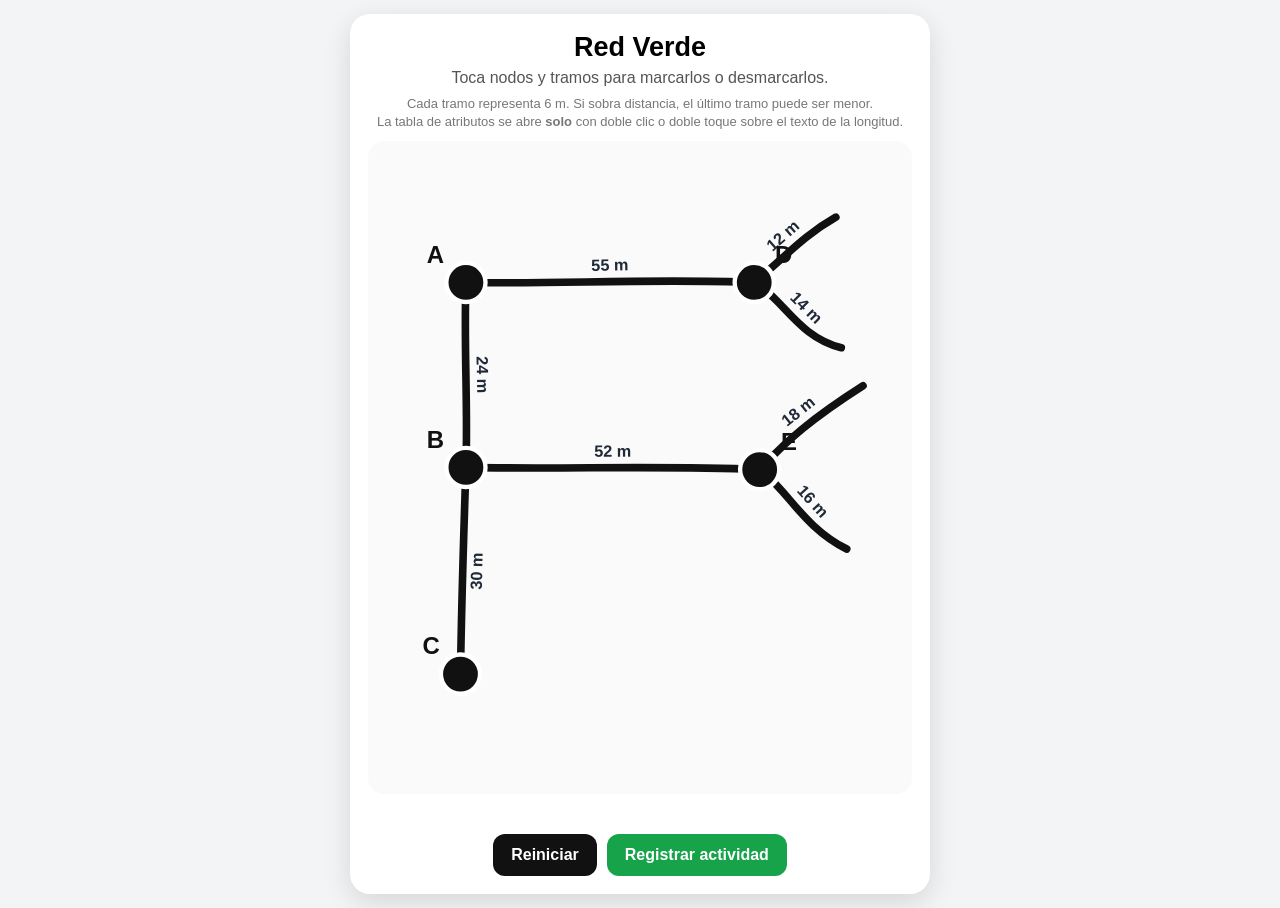
<file: index_anterior.html>
<!DOCTYPE html>
<html lang="es">
<head>
  <meta charset="UTF-8" />
  <meta name="viewport" content="width=device-width, initial-scale=1.0, user-scalable=no" />
  <meta name="theme-color" content="#ffffff" />
  <title>Red Verde</title>

  <style>
    * {
      box-sizing: border-box;
      -webkit-tap-highlight-color: transparent;
    }

    body {
      margin: 0;
      min-height: 100vh;
      font-family: Arial, sans-serif;
      background: #f3f4f6;
      display: flex;
      justify-content: center;
      align-items: center;
      padding: 14px;
      touch-action: manipulation;
    }

    .game {
      width: min(100%, 580px);
      background: white;
      border-radius: 20px;
      padding: 18px;
      text-align: center;
      box-shadow: 0 8px 28px rgba(0, 0, 0, 0.12);
    }

    h1 {
      margin: 0 0 6px;
      font-size: 27px;
    }

    p {
      margin: 0 0 8px;
      color: #555;
    }

    .note {
      margin-bottom: 10px;
      color: #777;
      font-size: 13px;
      line-height: 1.4;
    }

    svg {
      display: block;
      width: 100%;
      height: auto;
      background: #fafafa;
      border-radius: 16px;
      user-select: none;
    }

    .base-line,
    .segment-overlay,
    .complete-line-overlay,
    .line-hitbox {
      fill: none;
      stroke-linejoin: round;
    }

    .base-line {
      stroke: #111;
      stroke-width: 7;
      stroke-linecap: round;
      pointer-events: none;
    }

    .segment-overlay {
      stroke: #16a34a;
      stroke-width: 7.4;
      stroke-linecap: round;
      pointer-events: none;
      opacity: 0;
      transition: opacity 0.1s ease;
    }

    .segment-overlay.active {
      opacity: 1;
    }

    .complete-line-overlay {
      stroke: #16a34a;
      stroke-width: 7.6;
      stroke-linecap: round;
      pointer-events: none;
      opacity: 0;
    }

    .complete-line-overlay.active {
      opacity: 1;
    }

    .line-hitbox {
      stroke: transparent;
      stroke-width: 36;
      stroke-linecap: round;
      cursor: pointer;
    }

    .node {
      fill: #111;
      stroke: #fff;
      stroke-width: 4;
      cursor: pointer;
      transition: fill 0.12s ease, transform 0.12s ease;
      transform-box: fill-box;
      transform-origin: center;
    }

    .node:active {
      transform: scale(1.14);
    }

    .node.active {
      fill: #16a34a;
    }

    .node-label {
      fill: #111;
      font-size: 22px;
      font-weight: 700;
      text-anchor: middle;
      dominant-baseline: middle;
      pointer-events: none;
    }

    .distance-button {
      cursor: pointer;
    }

    .distance-button-hitbox {
      fill: transparent;
      pointer-events: all;
    }

    .distance-label {
      fill: #1f2937;
      font-size: 15px;
      font-weight: 700;
      text-anchor: middle;
      dominant-baseline: middle;
      pointer-events: none;
      paint-order: stroke;
      stroke: #fafafa;
      stroke-width: 5px;
      stroke-linejoin: round;
    }

    #status {
      min-height: 28px;
      margin-top: 12px;
      color: #16a34a;
      font-weight: 700;
    }

    .main-actions {
      display: flex;
      flex-wrap: wrap;
      justify-content: center;
      gap: 10px;
    }

    button {
      border: 0;
      border-radius: 12px;
      padding: 12px 18px;
      background: #111;
      color: white;
      font-size: 16px;
      font-weight: 700;
      cursor: pointer;
    }

    .activity-button {
      background: #16a34a;
    }

    .delete-activity-button {
      padding: 7px 10px;
      background: #e5e7eb;
      color: #111;
      font-size: 13px;
    }

    .modal-backdrop {
      position: fixed;
      inset: 0;
      z-index: 20;
      display: none;
      align-items: center;
      justify-content: center;
      padding: 18px;
      background: rgba(0, 0, 0, 0.45);
    }

    .modal-backdrop.open {
      display: flex;
    }

    .modal {
      width: min(100%, 430px);
      padding: 20px;
      background: white;
      border-radius: 18px;
      text-align: left;
      box-shadow: 0 18px 60px rgba(0, 0, 0, 0.28);
    }

    .modal h2 {
      margin: 0 0 6px;
      font-size: 22px;
    }

    .modal-subtitle {
      margin: 0 0 16px;
      color: #666;
      font-size: 14px;
    }

    .attribute-table {
      width: 100%;
      margin-bottom: 18px;
      border-collapse: collapse;
    }

    .attribute-table th,
    .attribute-table td {
      padding: 11px;
      border: 1px solid #d1d5db;
      vertical-align: middle;
    }

    .attribute-table th {
      width: 38%;
      background: #f3f4f6;
      font-size: 14px;
    }

    .attribute-table input,
    .form-field input {
      width: 100%;
      padding: 10px;
      border: 1px solid #bfc5ce;
      border-radius: 9px;
      font-size: 16px;
    }

    .form-grid {
      display: grid;
      gap: 14px;
      margin-bottom: 18px;
    }

    .form-field {
      display: grid;
      gap: 6px;
    }

    .form-field label {
      color: #374151;
      font-size: 14px;
      font-weight: 700;
    }

    .form-error {
      min-height: 20px;
      margin: -4px 0 12px;
      color: #b91c1c;
      font-size: 14px;
      font-weight: 700;
    }

    .modal-actions {
      display: flex;
      justify-content: flex-end;
      gap: 10px;
    }

    .secondary-button {
      background: #e5e7eb;
      color: #111;
    }

    .activities-panel {
      display: none;
      margin-top: 18px;
      text-align: left;
    }

    .activities-panel.visible {
      display: block;
    }

    .activities-panel h2 {
      margin: 0 0 10px;
      font-size: 19px;
    }

    .activities-table-wrapper {
      overflow-x: auto;
      border: 1px solid #d1d5db;
      border-radius: 12px;
    }

    .activities-table {
      width: 100%;
      min-width: 620px;
      border-collapse: collapse;
      background: white;
    }

    .activities-table th,
    .activities-table td {
      padding: 10px;
      border-bottom: 1px solid #e5e7eb;
      text-align: left;
      font-size: 14px;
      white-space: nowrap;
    }

    .activities-table th {
      background: #f3f4f6;
    }

    .activities-table tbody tr:last-child td {
      border-bottom: 0;
    }

    .activities-table-date-input {
      width: 150px;
      min-width: 150px;
      padding: 8px 10px;
      border: 1px solid #bfc5ce;
      border-radius: 8px;
      font-size: 14px;
      background: white;
    }

    .activity-kind {
      color: #374151;
      font-size: 13px;
      font-weight: 700;
    }

    .activity-direction {
      font-weight: 700;
    }
  </style>
</head>

<body>
  <main class="game">
    <h1>Red Verde</h1>
    <p>Toca nodos y tramos para marcarlos o desmarcarlos.</p>

    <div class="note">
      Cada tramo representa 6 m. Si sobra distancia, el último tramo puede ser menor.<br>
      La tabla de atributos se abre <strong>solo</strong> con doble clic o doble toque sobre el texto de la longitud.
    </div>

    <svg id="networkSvg" viewBox="0 0 500 600" aria-label="Red de cinco nodos">
      <g id="baseLinesGroup"></g>
      <g id="segmentOverlaysGroup"></g>
      <g id="completeLineOverlaysGroup"></g>
      <g id="lineHitboxesGroup"></g>
      <g id="distanceLabelsGroup"></g>

      <circle class="node" data-active="false" cx="90" cy="130" r="18" />
      <circle class="node" data-active="false" cx="90" cy="300" r="18" />
      <circle class="node" data-active="false" cx="85" cy="490" r="18" />
      <circle class="node" data-active="false" cx="355" cy="130" r="18" />
      <circle class="node" data-active="false" cx="360" cy="302" r="18" />

      <text class="node-label" x="62" y="106">A</text>
      <text class="node-label" x="62" y="276">B</text>
      <text class="node-label" x="58" y="466">C</text>
      <text class="node-label" x="382" y="106">D</text>
      <text class="node-label" x="387" y="278">E</text>
    </svg>

    <div id="status"></div>

    <div class="main-actions">
      <button id="resetButton" type="button">Reiniciar</button>
      <button id="openActivityButton" class="activity-button" type="button">
        Registrar actividad
      </button>
    </div>

    <section id="activitiesPanel" class="activities-panel" aria-live="polite">
      <h2>Actividades registradas</h2>

      <div class="activities-table-wrapper">
        <table class="activities-table">
          <thead>
            <tr>
              <th>Dirección</th>
              <th>Origen</th>
              <th>Longitud registrada</th>
              <th>Longitud marcada</th>
              <th>Fecha</th>
              <th></th>
            </tr>
          </thead>
          <tbody id="activitiesTableBody"></tbody>
        </table>
      </div>
    </section>
  </main>

  <div id="attributeModal" class="modal-backdrop" aria-hidden="true">
    <section class="modal" role="dialog" aria-modal="true" aria-labelledby="modalTitle">
      <h2 id="modalTitle">Atributos de la línea</h2>
      <p id="modalSubtitle" class="modal-subtitle"></p>

      <table class="attribute-table">
        <tbody>
          <tr>
            <th scope="row">Diámetro</th>
            <td>
              <input
                id="diameterInput"
                type="text"
                placeholder="Ej.: 440 mm"
                autocomplete="off"
              />
            </td>
          </tr>
        </tbody>
      </table>

      <div class="modal-actions">
        <button id="cancelAttributesButton" class="secondary-button" type="button">
          Cancelar
        </button>
        <button id="saveAttributesButton" type="button">Guardar</button>
      </div>
    </section>
  </div>

  <div id="activityModal" class="modal-backdrop" aria-hidden="true">
    <section class="modal" role="dialog" aria-modal="true" aria-labelledby="activityModalTitle">
      <h2 id="activityModalTitle">Registrar actividad</h2>
      <p class="modal-subtitle">
        Indica el tramo ejecutado y la fecha en que se realizó.
      </p>

      <form id="activityForm" novalidate>
        <div class="form-grid">
          <div class="form-field">
            <label for="startCameraInput">Cámara de inicio</label>
            <input
              id="startCameraInput"
              type="text"
              placeholder="Ej.: C"
              autocomplete="off"
              required
            />
          </div>

          <div class="form-field">
            <label for="endCameraInput">Cámara de fin</label>
            <input
              id="endCameraInput"
              type="text"
              placeholder="Ej.: B"
              autocomplete="off"
              required
            />
          </div>

          <div class="form-field">
            <label for="activityLengthInput">Longitud (m)</label>
            <input
              id="activityLengthInput"
              type="number"
              min="0.01"
              step="0.01"
              inputmode="decimal"
              placeholder="Ej.: 25"
              required
            />
          </div>

          <div class="form-field">
            <label for="activityDateInput">Fecha</label>
            <input
              id="activityDateInput"
              type="date"
              required
            />
          </div>
        </div>

        <div id="activityFormError" class="form-error"></div>

        <div class="modal-actions">
          <button id="cancelActivityButton" class="secondary-button" type="button">
            Cancelar
          </button>
          <button type="submit">Guardar actividad</button>
        </div>
      </form>
    </section>
  </div>

  <script>
    const SVG_NS = "http://www.w3.org/2000/svg";
    const MIN_REMAINDER_TOUCH_LENGTH = 28;
    const DOUBLE_TAP_DELAY = 320;
    const ACTIVITIES_STORAGE_KEY = "redVerdeActividadesV4";

    const svg = document.getElementById("networkSvg");
    const baseLinesGroup = document.getElementById("baseLinesGroup");
    const segmentOverlaysGroup = document.getElementById("segmentOverlaysGroup");
    const completeLineOverlaysGroup = document.getElementById("completeLineOverlaysGroup");
    const lineHitboxesGroup = document.getElementById("lineHitboxesGroup");
    const distanceLabelsGroup = document.getElementById("distanceLabelsGroup");

    const nodes = [...document.querySelectorAll(".node")];
    const status = document.getElementById("status");
    const resetButton = document.getElementById("resetButton");

    const attributeModal = document.getElementById("attributeModal");
    const modalSubtitle = document.getElementById("modalSubtitle");
    const diameterInput = document.getElementById("diameterInput");
    const cancelAttributesButton = document.getElementById("cancelAttributesButton");
    const saveAttributesButton = document.getElementById("saveAttributesButton");

    const openActivityButton = document.getElementById("openActivityButton");
    const activityModal = document.getElementById("activityModal");
    const activityForm = document.getElementById("activityForm");
    const startCameraInput = document.getElementById("startCameraInput");
    const endCameraInput = document.getElementById("endCameraInput");
    const activityLengthInput = document.getElementById("activityLengthInput");
    const activityDateInput = document.getElementById("activityDateInput");
    const activityFormError = document.getElementById("activityFormError");
    const cancelActivityButton = document.getElementById("cancelActivityButton");
    const activitiesPanel = document.getElementById("activitiesPanel");
    const activitiesTableBody = document.getElementById("activitiesTableBody");

    const lineDefinitions = [
      { id: "AB", name: "A–B", meters: 24, d: "M90 130 C88 190, 92 245, 90 300" },
      { id: "BC", name: "B–C", meters: 30, d: "M90 300 C88 360, 86 420, 85 490" },
      { id: "AD", name: "A–D", meters: 55, d: "M90 130 C170 132, 260 126, 355 130" },
      { id: "BE", name: "B–E", meters: 52, d: "M90 300 C180 302, 265 298, 360 302" },
      { id: "D1", name: "Rama superior de D", meters: 12, d: "M355 130 C382 108, 400 87, 430 70" },
      { id: "D2", name: "Rama inferior de D", meters: 14, d: "M355 130 C382 145, 395 180, 435 190" },
      { id: "E1", name: "Rama superior de E", meters: 18, d: "M360 302 C385 275, 408 255, 455 225" },
      { id: "E2", name: "Rama inferior de E", meters: 16, d: "M360 302 C385 320, 400 355, 440 375" }
    ];

    const routeEdges = [
      { lineId: "AB", from: "A", to: "B" },
      { lineId: "BC", from: "B", to: "C" },
      { lineId: "AD", from: "A", to: "D" },
      { lineId: "BE", from: "B", to: "E" }
    ];

    const validCameras = ["A", "B", "C", "D", "E"];
    const lineStates = new Map();
    let selectedLineId = null;
    let activities = [];

    function createSvgElement(tag, attributes = {}) {
      const element = document.createElementNS(SVG_NS, tag);
      Object.entries(attributes).forEach(([key, value]) => {
        element.setAttribute(key, value);
      });
      return element;
    }

    function buildSegmentLengthList(totalMeters) {
      const fullSegments = Math.floor(totalMeters / 6);
      const remainder = totalMeters % 6;
      const lengths = Array(fullSegments).fill(6);

      if (remainder > 0) {
        lengths.push(remainder);
      }

      if (lengths.length === 0) {
        lengths.push(totalMeters);
      }

      return lengths;
    }

    function buildSegmentPath(measurePath, startLength, endLength) {
      const totalLength = measurePath.getTotalLength();
      const overlap = 0.7;
      const safeStart = Math.max(0, startLength - overlap);
      const safeEnd = Math.min(totalLength, endLength + overlap);
      const visibleLength = Math.max(safeEnd - safeStart, 0.001);
      const samples = Math.max(10, Math.ceil(visibleLength / 7));
      const points = [];

      for (let index = 0; index <= samples; index++) {
        const ratio = index / samples;
        const currentLength = safeStart + visibleLength * ratio;
        const point = measurePath.getPointAtLength(currentLength);
        points.push([point.x, point.y]);
      }

      return points
        .map(([x, y], index) => `${index === 0 ? "M" : "L"}${x} ${y}`)
        .join(" ");
    }

    function addDistanceButton(path, meters, lineId) {
      const totalLength = path.getTotalLength();
      const middleLength = totalLength / 2;
      const middlePoint = path.getPointAtLength(middleLength);

      const beforePoint = path.getPointAtLength(Math.max(0, middleLength - 2));
      const afterPoint = path.getPointAtLength(Math.min(totalLength, middleLength + 2));

      const angleRadians = Math.atan2(
        afterPoint.y - beforePoint.y,
        afterPoint.x - beforePoint.x
      );

      let angleDegrees = angleRadians * 180 / Math.PI;
      if (angleDegrees > 90 || angleDegrees < -90) {
        angleDegrees += 180;
      }

      const normalX = -Math.sin(angleRadians);
      const normalY = Math.cos(angleRadians);
      const labelOffset = -14;
      const labelX = middlePoint.x + normalX * labelOffset;
      const labelY = middlePoint.y + normalY * labelOffset;

      const textValue = `${meters} m`;
      const buttonGroup = createSvgElement("g", {
        class: "distance-button",
        transform: `rotate(${angleDegrees} ${labelX} ${labelY})`
      });

      const approxWidth = Math.max(44, textValue.length * 9);
      const hitbox = createSvgElement("rect", {
        class: "distance-button-hitbox",
        x: labelX - approxWidth / 2,
        y: labelY - 14,
        width: approxWidth,
        height: 28,
        rx: 6,
        ry: 6
      });

      const label = createSvgElement("text", {
        class: "distance-label",
        x: labelX,
        y: labelY
      });
      label.textContent = textValue;

      let tapTimer = null;
      let lastTapTime = 0;

      buttonGroup.addEventListener("pointerup", (event) => {
        event.preventDefault();
        event.stopPropagation();

        const now = Date.now();

        if (now - lastTapTime <= DOUBLE_TAP_DELAY) {
          if (tapTimer !== null) {
            clearTimeout(tapTimer);
            tapTimer = null;
          }
          lastTapTime = 0;
          openAttributes(lineId);
          return;
        }

        lastTapTime = now;
        tapTimer = setTimeout(() => {
          tapTimer = null;
        }, DOUBLE_TAP_DELAY);
      });

      buttonGroup.appendChild(hitbox);
      buttonGroup.appendChild(label);
      distanceLabelsGroup.appendChild(buttonGroup);
    }

    function svgPointFromPointer(event) {
      const point = svg.createSVGPoint();
      point.x = event.clientX;
      point.y = event.clientY;
      const matrix = svg.getScreenCTM();

      if (!matrix) {
        return { x: 0, y: 0 };
      }

      return point.matrixTransform(matrix.inverse());
    }

    function closestLengthOnPath(path, targetPoint) {
      const totalLength = path.getTotalLength();
      const coarseSteps = 120;

      let bestLength = 0;
      let bestDistanceSquared = Infinity;

      for (let index = 0; index <= coarseSteps; index++) {
        const candidateLength = totalLength * (index / coarseSteps);
        const point = path.getPointAtLength(candidateLength);
        const dx = point.x - targetPoint.x;
        const dy = point.y - targetPoint.y;
        const distanceSquared = dx * dx + dy * dy;

        if (distanceSquared < bestDistanceSquared) {
          bestDistanceSquared = distanceSquared;
          bestLength = candidateLength;
        }
      }

      let searchRadius = totalLength / coarseSteps;

      for (let iteration = 0; iteration < 12; iteration++) {
        const leftLength = Math.max(0, bestLength - searchRadius);
        const rightLength = Math.min(totalLength, bestLength + searchRadius);

        for (const candidateLength of [leftLength, rightLength]) {
          const point = path.getPointAtLength(candidateLength);
          const dx = point.x - targetPoint.x;
          const dy = point.y - targetPoint.y;
          const distanceSquared = dx * dx + dy * dy;

          if (distanceSquared < bestDistanceSquared) {
            bestDistanceSquared = distanceSquared;
            bestLength = candidateLength;
          }
        }

        searchRadius /= 2;
      }

      return bestLength;
    }

    function getSegmentIndexAtLength(state, selectedSvgLength) {
      const { definition, segmentLengths, totalSvgLength } = state;
      const lastIndex = segmentLengths.length - 1;
      const remainder = definition.meters % 6;

      if (remainder > 0 && lastIndex > 0) {
        const actualRemainderSvgLength = totalSvgLength * (remainder / definition.meters);
        const touchRemainderStart = Math.max(
          0,
          totalSvgLength - Math.max(MIN_REMAINDER_TOUCH_LENGTH, actualRemainderSvgLength)
        );

        if (selectedSvgLength >= touchRemainderStart) {
          return lastIndex;
        }
      }

      const selectedMeters = definition.meters * (selectedSvgLength / totalSvgLength);
      let accumulatedMeters = 0;

      for (let index = 0; index < segmentLengths.length; index++) {
        accumulatedMeters += segmentLengths[index];
        if (selectedMeters < accumulatedMeters || index === segmentLengths.length - 1) {
          return index;
        }
      }

      return lastIndex;
    }

    function isSegmentVisuallyActive(state, index) {
      return state.activitySegmentCount[index] > 0;
    }

    function refreshSegmentVisual(state, index) {
      const overlay = state.segmentOverlays[index];
      overlay.classList.toggle("active", isSegmentVisuallyActive(state, index));
    }

    function updateLineCompletion(state) {
      const allActive = state.segmentOverlays.every((_, index) =>
        isSegmentVisuallyActive(state, index)
      );
      state.completeOverlay.classList.toggle("active", allActive);
    }

    function refreshLineState(state) {
      state.segmentOverlays.forEach((_, index) => refreshSegmentVisual(state, index));
      updateLineCompletion(state);
    }

    function getManualRecordEndpoints(lineId) {
      const mapping = {
        AB: { start: "A", end: "B" },
        BC: { start: "B", end: "C" },
        AD: { start: "A", end: "D" },
        BE: { start: "B", end: "E" },
        D1: { start: "D", end: "R1" },
        D2: { start: "D", end: "R2" },
        E1: { start: "E", end: "R1" },
        E2: { start: "E", end: "R2" }
      };

      return mapping[lineId] || { start: "?", end: "?" };
    }

    function findManualActivityForSegment(lineId, segmentIndex) {
      return activities.find((activity) =>
        activity.source === "manual" &&
        Array.isArray(activity.appliedSegments) &&
        activity.appliedSegments.length === 1 &&
        activity.appliedSegments[0].lineId === lineId &&
        activity.appliedSegments[0].segmentIndex === segmentIndex
      );
    }

    function createManualActivity(lineId, segmentIndex) {
      const state = lineStates.get(lineId);
      const segmentLength = state.segmentLengths[segmentIndex];
      const endpoints = getManualRecordEndpoints(lineId);

      return {
        id:
          typeof crypto !== "undefined" && crypto.randomUUID
            ? crypto.randomUUID()
            : `${Date.now()}-${Math.random()}`,
        source: "manual",
        startCamera: endpoints.start,
        endCamera: endpoints.end,
        length: Number(segmentLength.toFixed(2)),
        appliedLength: Number(segmentLength.toFixed(2)),
        appliedSegments: [
          {
            lineId,
            segmentIndex,
            segmentLength
          }
        ],
        date: ""
      };
    }

    function toggleManualSegment(lineId, segmentIndex) {
      const existingActivity = findManualActivityForSegment(lineId, segmentIndex);

      if (existingActivity) {
        activities = activities.filter((activity) => activity.id !== existingActivity.id);
      } else {
        activities.push(createManualActivity(lineId, segmentIndex));
      }

      saveActivities();
      rebuildActivityMarks();
      renderActivities();
    }

    function clearManualSelections() {
      activities = activities.filter((activity) => activity.source !== "manual");
      saveActivities();
      rebuildActivityMarks();
      renderActivities();
      status.textContent = "";
    }

    function openAttributes(lineId) {
      selectedLineId = lineId;
      const state = lineStates.get(lineId);
      modalSubtitle.textContent = `${state.definition.name} · ${state.definition.meters} m`;
      diameterInput.value = state.attributes.diameter;

      attributeModal.classList.add("open");
      attributeModal.setAttribute("aria-hidden", "false");
      setTimeout(() => diameterInput.focus(), 40);
    }

    function closeAttributes() {
      selectedLineId = null;
      attributeModal.classList.remove("open");
      attributeModal.setAttribute("aria-hidden", "true");
    }

    function getTodayAsInputDate() {
      const now = new Date();
      const localDate = new Date(now.getTime() - now.getTimezoneOffset() * 60000);
      return localDate.toISOString().slice(0, 10);
    }

    function normalizeCameraName(value) {
      return value.trim().toUpperCase();
    }

    function loadActivities() {
      try {
        const saved = localStorage.getItem(ACTIVITIES_STORAGE_KEY);
        const parsed = saved ? JSON.parse(saved) : [];
        return Array.isArray(parsed) ? parsed : [];
      } catch (error) {
        console.warn("No se pudieron cargar las actividades.", error);
        return [];
      }
    }

    function saveActivities() {
      try {
        localStorage.setItem(ACTIVITIES_STORAGE_KEY, JSON.stringify(activities));
      } catch (error) {
        console.warn("No se pudieron guardar las actividades.", error);
      }
    }

    function formatActivityDate(dateValue) {
      if (!dateValue) return "";
      const [year, month, day] = dateValue.split("-");
      if (!year || !month || !day) return dateValue;
      return `${day}.${month}.${year}`;
    }

    function findPathBetweenCameras(startCamera, endCamera) {
      const queue = [{ camera: startCamera, path: [] }];
      const visited = new Set([startCamera]);

      while (queue.length > 0) {
        const current = queue.shift();

        if (current.camera === endCamera) {
          return current.path;
        }

        routeEdges.forEach((edge) => {
          let nextCamera = null;
          let forward = true;

          if (edge.from === current.camera) {
            nextCamera = edge.to;
            forward = true;
          } else if (edge.to === current.camera) {
            nextCamera = edge.from;
            forward = false;
          }

          if (!nextCamera || visited.has(nextCamera)) {
            return;
          }

          visited.add(nextCamera);
          queue.push({
            camera: nextCamera,
            path: current.path.concat({
              lineId: edge.lineId,
              forward
            })
          });
        });
      }

      return null;
    }

    
    function computeAppliedSegments(startCamera, endCamera, requestedLength) {
      const path = findPathBetweenCameras(startCamera, endCamera);

      if (!path) {
        return {
          ok: false,
          message: "No existe una ruta entre esas dos cámaras en la red actual."
        };
      }

      let remainingLength = requestedLength;
      let appliedLength = 0;
      const appliedSegments = [];

      outerLoop:
      for (const step of path) {
        const state = lineStates.get(step.lineId);
        const indexes = step.forward
          ? state.segmentLengths.map((_, index) => index)
          : state.segmentLengths.map((_, index) => index).reverse();

        for (const segmentIndex of indexes) {
          const segmentLength = state.segmentLengths[segmentIndex];

          // Si este segmento ya fue cubierto por actividades anteriores,
          // no consumimos longitud nueva: simplemente seguimos avanzando
          // hasta el siguiente segmento disponible.
          if (state.activitySegmentCount[segmentIndex] > 0) {
            continue;
          }

          if (remainingLength + 1e-9 >= segmentLength) {
            appliedSegments.push({
              lineId: step.lineId,
              segmentIndex,
              segmentLength
            });
            remainingLength -= segmentLength;
            appliedLength += segmentLength;
          } else {
            break outerLoop;
          }
        }
      }

      return {
        ok: true,
        path,
        appliedSegments,
        appliedLength: Number(appliedLength.toFixed(2))
      };
    }

function clearAllActivityVisualMarks() {
      lineStates.forEach((state) => {
        state.activitySegmentCount = state.activitySegmentCount.map(() => 0);
        refreshLineState(state);
      });
    }

    function applyActivityVisualMarks(activity) {
      if (!Array.isArray(activity.appliedSegments)) return;

      const linesToRefresh = new Set();

      activity.appliedSegments.forEach((segmentInfo) => {
        const state = lineStates.get(segmentInfo.lineId);
        if (!state) return;

        const index = segmentInfo.segmentIndex;
        if (index < 0 || index >= state.activitySegmentCount.length) return;

        state.activitySegmentCount[index] += 1;
        linesToRefresh.add(segmentInfo.lineId);
      });

      linesToRefresh.forEach((lineId) => {
        refreshLineState(lineStates.get(lineId));
      });
    }

    
    function rebuildActivityMarks() {
      clearAllActivityVisualMarks();

      activities.forEach((activity) => {
        if (activity.source === "manual") {
          if (!Array.isArray(activity.appliedSegments)) {
            activity.appliedSegments = [];
          }

          activity.appliedLength = Number(
            activity.appliedSegments.reduce(
              (sum, segment) => sum + Number(segment.segmentLength || 0),
              0
            ).toFixed(2)
          );

          applyActivityVisualMarks(activity);
          return;
        }

        const result = computeAppliedSegments(
          activity.startCamera,
          activity.endCamera,
          activity.length
        );

        if (result.ok) {
          activity.appliedSegments = result.appliedSegments;
          activity.appliedLength = result.appliedLength;
          applyActivityVisualMarks(activity);
        } else {
          activity.appliedSegments = [];
          activity.appliedLength = 0;
        }
      });

      saveActivities();
      checkVictory();
    }

    function renderActivities() {
      activitiesTableBody.innerHTML = "";
      activitiesPanel.classList.toggle("visible", activities.length > 0);

      activities.forEach((activity) => {
        const row = document.createElement("tr");

        const directionCell = document.createElement("td");
        directionCell.className = "activity-direction";
        directionCell.textContent = `${activity.startCamera} → ${activity.endCamera}`;

        const sourceCell = document.createElement("td");
        sourceCell.className = "activity-kind";
        sourceCell.textContent =
          activity.source === "manual" ? "Marcado manual" : "Registro";

        const requestedCell = document.createElement("td");
        requestedCell.textContent = `${activity.length} m`;

        const appliedCell = document.createElement("td");
        appliedCell.textContent = `${activity.appliedLength ?? 0} m`;

        const dateCell = document.createElement("td");
        const dateInput = document.createElement("input");
        dateInput.type = "date";
        dateInput.className = "activities-table-date-input";
        dateInput.value = activity.date || "";
        dateInput.addEventListener("change", () => {
          activity.date = dateInput.value;
          saveActivities();
        });
        dateCell.appendChild(dateInput);

        const actionsCell = document.createElement("td");
        const deleteButton = document.createElement("button");
        deleteButton.type = "button";
        deleteButton.className = "delete-activity-button";
        deleteButton.textContent = "Eliminar";

        deleteButton.addEventListener("click", () => {
          activities = activities.filter((item) => item.id !== activity.id);
          saveActivities();
          rebuildActivityMarks();
          renderActivities();
        });

        actionsCell.appendChild(deleteButton);

        row.appendChild(directionCell);
        row.appendChild(sourceCell);
        row.appendChild(requestedCell);
        row.appendChild(appliedCell);
        row.appendChild(dateCell);
        row.appendChild(actionsCell);

        activitiesTableBody.appendChild(row);
      });
    }

    function openActivityModal() {
      activityForm.reset();
      activityFormError.textContent = "";
      activityDateInput.value = getTodayAsInputDate();
      activityModal.classList.add("open");
      activityModal.setAttribute("aria-hidden", "false");
      setTimeout(() => startCameraInput.focus(), 40);
    }

    function closeActivityModal() {
      activityModal.classList.remove("open");
      activityModal.setAttribute("aria-hidden", "true");
      activityFormError.textContent = "";
    }

    function registerActivity(event) {
      event.preventDefault();

      const startCamera = normalizeCameraName(startCameraInput.value);
      const endCamera = normalizeCameraName(endCameraInput.value);
      const lengthValue = Number(activityLengthInput.value);
      const date = activityDateInput.value;

      if (!startCamera || !endCamera) {
        activityFormError.textContent =
          "Debes escribir la cámara de inicio y la cámara de fin.";
        return;
      }

      if (!validCameras.includes(startCamera) || !validCameras.includes(endCamera)) {
        activityFormError.textContent =
          "Por ahora las cámaras válidas son: A, B, C, D y E.";
        return;
      }

      if (startCamera === endCamera) {
        activityFormError.textContent =
          "La cámara de inicio y la cámara de fin no pueden ser la misma.";
        return;
      }

      if (!Number.isFinite(lengthValue) || lengthValue <= 0) {
        activityFormError.textContent =
          "La longitud debe ser un número mayor que cero.";
        return;
      }

      if (!date) {
        activityFormError.textContent =
          "Debes seleccionar una fecha.";
        return;
      }

      const result = computeAppliedSegments(startCamera, endCamera, lengthValue);

      if (!result.ok) {
        activityFormError.textContent = result.message;
        return;
      }

      const activity = {
        id:
          typeof crypto !== "undefined" && crypto.randomUUID
            ? crypto.randomUUID()
            : `${Date.now()}-${Math.random()}`,
        source: "registered",
        startCamera,
        endCamera,
        length: Number(lengthValue.toFixed(2)),
        appliedLength: result.appliedLength,
        appliedSegments: result.appliedSegments,
        date
      };

      activities.push(activity);
      saveActivities();
      rebuildActivityMarks();
      renderActivities();
      closeActivityModal();
    }

    function buildLine(definition) {
      const basePath = createSvgElement("path", {
        class: "base-line",
        d: definition.d
      });
      baseLinesGroup.appendChild(basePath);

      const measurePath = createSvgElement("path", {
        d: definition.d,
        fill: "none",
        stroke: "none"
      });
      svg.appendChild(measurePath);

      const totalSvgLength = measurePath.getTotalLength();
      const segmentLengths = buildSegmentLengthList(definition.meters);

      const completeOverlay = createSvgElement("path", {
        class: "complete-line-overlay",
        d: definition.d
      });
      completeLineOverlaysGroup.appendChild(completeOverlay);

      const state = {
        definition,
        measurePath,
        totalSvgLength,
        segmentLengths,
        segmentOverlays: [],
        activitySegmentCount: segmentLengths.map(() => 0),
        completeOverlay,
        attributes: { diameter: "" }
      };

      let accumulatedMeters = 0;

      segmentLengths.forEach((segmentMeters) => {
        const startMeters = accumulatedMeters;
        const endMeters = accumulatedMeters + segmentMeters;

        const startSvgLength = totalSvgLength * (startMeters / definition.meters);
        const endSvgLength = totalSvgLength * (endMeters / definition.meters);

        const overlay = createSvgElement("path", {
          class: "segment-overlay",
          d: buildSegmentPath(measurePath, startSvgLength, endSvgLength)
        });

        state.segmentOverlays.push(overlay);
        segmentOverlaysGroup.appendChild(overlay);
        accumulatedMeters = endMeters;
      });

      const hitbox = createSvgElement("path", {
        class: "line-hitbox",
        d: definition.d
      });
      lineHitboxesGroup.appendChild(hitbox);

      lineStates.set(definition.id, state);
      addDistanceButton(measurePath, definition.meters, definition.id);

      hitbox.addEventListener("pointerup", (event) => {
        event.preventDefault();

        const pointerPoint = svgPointFromPointer(event);
        const selectedLength = closestLengthOnPath(measurePath, pointerPoint);
        const segmentIndex = getSegmentIndexAtLength(state, selectedLength);

        toggleManualSegment(definition.id, segmentIndex);
      });
    }

    function toggleNode(node) {
      const isActive = node.dataset.active === "true";
      node.dataset.active = isActive ? "false" : "true";
      node.classList.toggle("active", !isActive);
      checkVictory();
    }

    function checkVictory() {
      const allNodesActive = nodes.every(node => node.dataset.active === "true");
      const allSegmentsActive = [...lineStates.values()].every((state) =>
        state.segmentOverlays.every((_, index) => isSegmentVisuallyActive(state, index))
      );

      status.textContent = allNodesActive && allSegmentsActive ? "¡Red completada!" : "";
    }

    nodes.forEach((node) => {
      node.addEventListener("pointerup", () => toggleNode(node));
    });

    lineDefinitions.forEach(buildLine);

    activities = loadActivities().map((activity) => ({
      source: "registered",
      date: "",
      ...activity
    }));
    rebuildActivityMarks();
    renderActivities();

    resetButton.addEventListener("click", () => {
      nodes.forEach((node) => {
        node.dataset.active = "false";
        node.classList.remove("active");
      });

      clearManualSelections();
      checkVictory();
    });

    saveAttributesButton.addEventListener("click", () => {
      if (selectedLineId === null) return;

      const state = lineStates.get(selectedLineId);
      state.attributes.diameter = diameterInput.value.trim();
      closeAttributes();
    });

    cancelAttributesButton.addEventListener("click", closeAttributes);
    openActivityButton.addEventListener("click", openActivityModal);
    cancelActivityButton.addEventListener("click", closeActivityModal);
    activityForm.addEventListener("submit", registerActivity);

    attributeModal.addEventListener("pointerdown", (event) => {
      if (event.target === attributeModal) {
        closeAttributes();
      }
    });

    activityModal.addEventListener("pointerdown", (event) => {
      if (event.target === activityModal) {
        closeActivityModal();
      }
    });

    document.addEventListener("keydown", (event) => {
      if (event.key !== "Escape") return;

      if (attributeModal.classList.contains("open")) {
        closeAttributes();
      }

      if (activityModal.classList.contains("open")) {
        closeActivityModal();
      }
    });
  </script>
</body>
</html>
</file>
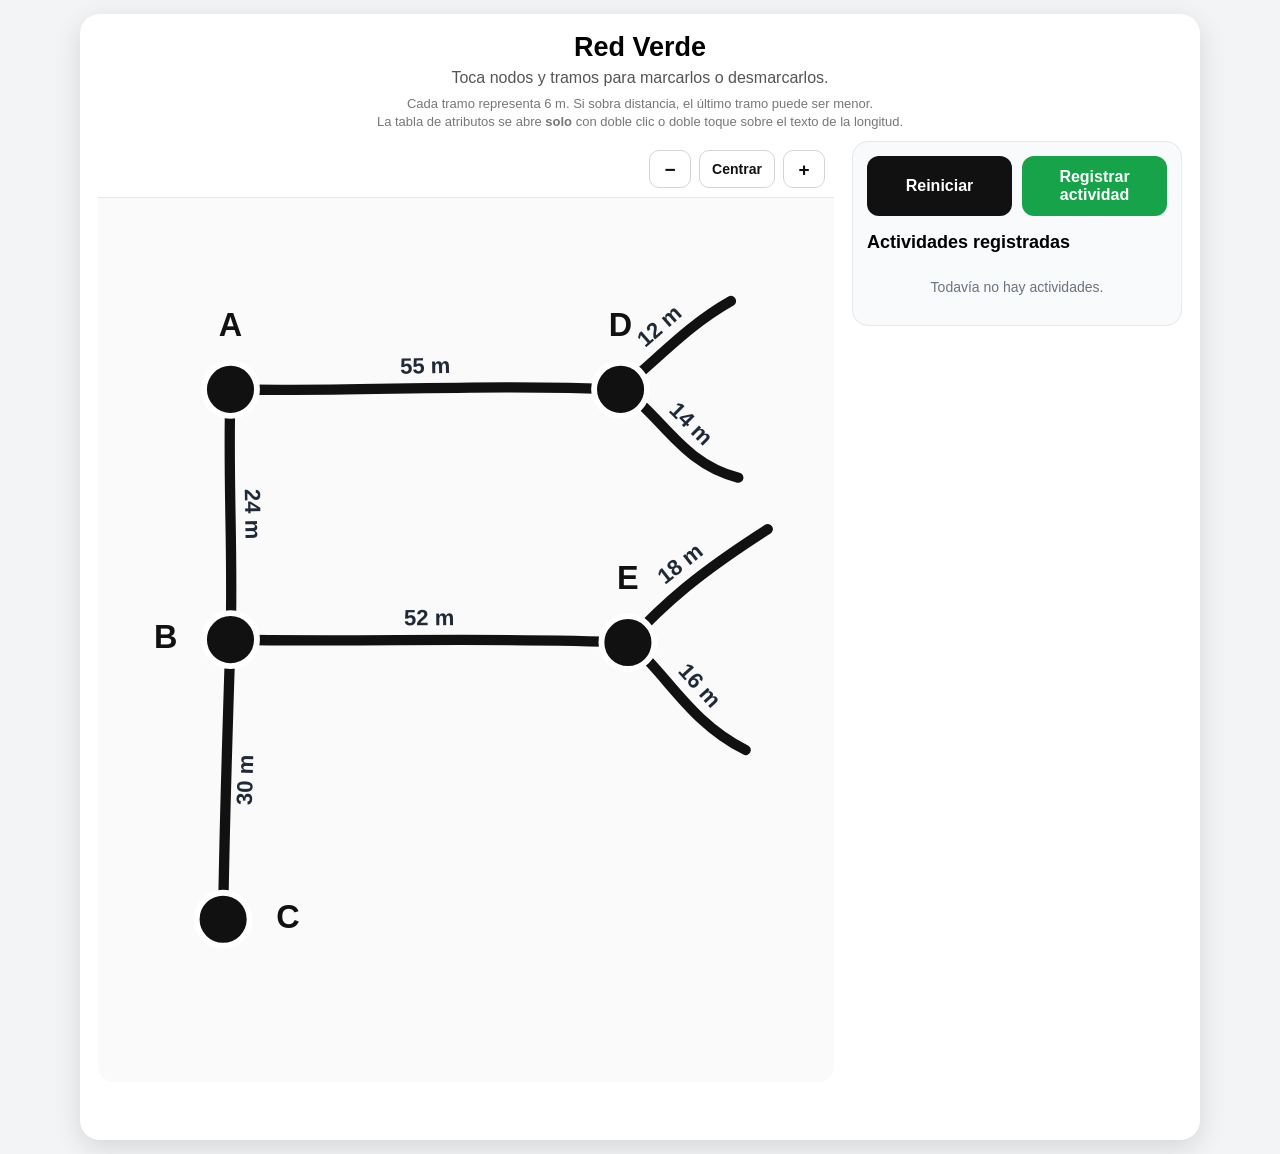
<file: preview.html>
<!DOCTYPE html>
<html lang="es">
<head>
  <meta charset="UTF-8" />
  <meta name="viewport" content="width=device-width, initial-scale=1.0, user-scalable=no" />
  <meta name="theme-color" content="#ffffff" />
  <title>Red Verde</title>

  <style>
    * {
      box-sizing: border-box;
      -webkit-tap-highlight-color: transparent;
    }

    body {
      margin: 0;
      min-height: 100vh;
      font-family: Arial, sans-serif;
      background: #f3f4f6;
      display: flex;
      justify-content: center;
      align-items: center;
      padding: 14px;
      touch-action: manipulation;
    }

    .game {
      width: min(100%, 1120px);
      background: white;
      border-radius: 20px;
      padding: 18px;
      text-align: center;
      box-shadow: 0 8px 28px rgba(0, 0, 0, 0.12);
    }

    .app-layout {
      display: grid;
      grid-template-columns: minmax(0, 1fr) 330px;
      gap: 18px;
      align-items: start;
    }

    .network-column {
      min-width: 0;
    }

    .side-panel {
      min-width: 0;
      padding: 14px;
      border: 1px solid #e5e7eb;
      border-radius: 16px;
      background: #f9fafb;
      text-align: left;
    }

    .side-panel .main-actions {
      justify-content: stretch;
      margin-bottom: 16px;
    }

    .side-panel .main-actions button {
      flex: 1 1 130px;
    }

    h1 {
      margin: 0 0 6px;
      font-size: 27px;
    }

    p {
      margin: 0 0 8px;
      color: #555;
    }

    .note {
      margin-bottom: 10px;
      color: #777;
      font-size: 13px;
      line-height: 1.4;
    }

    .network-shell {
      overflow: hidden;
      border-radius: 16px;
      background: #fafafa;
    }

    .network-toolbar {
      display: flex;
      justify-content: flex-end;
      gap: 8px;
      padding: 9px;
      border-bottom: 1px solid #e5e7eb;
      background: #fff;
    }

    .zoom-button {
      min-width: 42px;
      min-height: 38px;
      padding: 7px 11px;
      border: 1px solid #d1d5db;
      border-radius: 10px;
      background: #fff;
      color: #111;
      font-size: 19px;
      line-height: 1;
    }

    .zoom-button:active {
      background: #e5e7eb;
    }

    .fit-button {
      min-width: 76px;
      font-size: 14px;
    }

    .network-viewport {
      position: relative;
      overflow: hidden;
      width: 100%;
      background: #fafafa;
      touch-action: none;
      cursor: grab;
    }

    .network-viewport.panning {
      cursor: grabbing;
    }

    svg {
      display: block;
      width: 100%;
      height: auto;
      min-height: 420px;
      background: #fafafa;
      user-select: none;
      touch-action: none;
    }

    .base-line,
    .segment-overlay,
    .complete-line-overlay,
    .line-hitbox {
      fill: none;
      stroke-linejoin: round;
    }

    .base-line {
      stroke: #111;
      stroke-width: 7;
      stroke-linecap: round;
      pointer-events: none;
    }

    .segment-overlay {
      stroke: #16a34a;
      stroke-width: 7.4;
      stroke-linecap: round;
      pointer-events: none;
      opacity: 0;
      transition: opacity 0.1s ease;
    }

    .segment-overlay.active {
      opacity: 1;
    }

    .complete-line-overlay {
      stroke: #16a34a;
      stroke-width: 7.6;
      stroke-linecap: round;
      pointer-events: none;
      opacity: 0;
    }

    .complete-line-overlay.active {
      opacity: 1;
    }

    .line-hitbox {
      stroke: transparent;
      stroke-width: 36;
      stroke-linecap: round;
      cursor: pointer;
    }

    .node {
      fill: #111;
      stroke: #fff;
      stroke-width: 4;
      cursor: pointer;
      transition: fill 0.12s ease, transform 0.12s ease;
      transform-box: fill-box;
      transform-origin: center;
    }

    .node:active {
      transform: scale(1.14);
    }

    .node.active {
      fill: #16a34a;
    }

    .node-label {
      fill: #111;
      font-size: 22px;
      font-weight: 700;
      text-anchor: middle;
      dominant-baseline: middle;
      pointer-events: none;
      paint-order: stroke;
      stroke: #fafafa;
      stroke-width: 7px;
      stroke-linejoin: round;
    }

    .distance-button {
      cursor: pointer;
    }

    .distance-button-hitbox {
      fill: transparent;
      pointer-events: all;
    }

    .distance-label {
      fill: #1f2937;
      font-size: 15px;
      font-weight: 700;
      text-anchor: middle;
      dominant-baseline: middle;
      pointer-events: none;
      paint-order: stroke;
      stroke: #fafafa;
      stroke-width: 5px;
      stroke-linejoin: round;
    }

    #status {
      min-height: 28px;
      margin-top: 12px;
      color: #16a34a;
      font-weight: 700;
    }

    .main-actions {
      display: flex;
      flex-wrap: wrap;
      justify-content: center;
      gap: 10px;
    }

    button {
      border: 0;
      border-radius: 12px;
      padding: 12px 18px;
      background: #111;
      color: white;
      font-size: 16px;
      font-weight: 700;
      cursor: pointer;
    }

    .activity-button {
      background: #16a34a;
    }

    .delete-activity-button {
      padding: 7px 10px;
      background: #e5e7eb;
      color: #111;
      font-size: 13px;
    }

    .modal-backdrop {
      position: fixed;
      inset: 0;
      z-index: 20;
      display: none;
      align-items: center;
      justify-content: center;
      padding: 18px;
      background: rgba(0, 0, 0, 0.45);
    }

    .modal-backdrop.open {
      display: flex;
    }

    .modal {
      width: min(100%, 430px);
      padding: 20px;
      background: white;
      border-radius: 18px;
      text-align: left;
      box-shadow: 0 18px 60px rgba(0, 0, 0, 0.28);
    }

    .modal h2 {
      margin: 0 0 6px;
      font-size: 22px;
    }

    .modal-subtitle {
      margin: 0 0 16px;
      color: #666;
      font-size: 14px;
    }

    .attribute-table {
      width: 100%;
      margin-bottom: 18px;
      border-collapse: collapse;
    }

    .attribute-table th,
    .attribute-table td {
      padding: 11px;
      border: 1px solid #d1d5db;
      vertical-align: middle;
    }

    .attribute-table th {
      width: 38%;
      background: #f3f4f6;
      font-size: 14px;
    }

    .attribute-table input,
    .form-field input {
      width: 100%;
      padding: 10px;
      border: 1px solid #bfc5ce;
      border-radius: 9px;
      font-size: 16px;
    }

    .form-grid {
      display: grid;
      gap: 14px;
      margin-bottom: 18px;
    }

    .form-field {
      display: grid;
      gap: 6px;
    }

    .form-field label {
      color: #374151;
      font-size: 14px;
      font-weight: 700;
    }

    .form-error {
      min-height: 20px;
      margin: -4px 0 12px;
      color: #b91c1c;
      font-size: 14px;
      font-weight: 700;
    }

    .modal-actions {
      display: flex;
      justify-content: flex-end;
      gap: 10px;
    }

    .secondary-button {
      background: #e5e7eb;
      color: #111;
    }

    .activities-panel {
      display: block;
      margin-top: 0;
      text-align: left;
    }

    .activities-panel h2 {
      margin: 0 0 10px;
      font-size: 18px;
    }

    .activities-empty {
      margin: 0;
      padding: 16px 10px;
      color: #6b7280;
      text-align: center;
      font-size: 14px;
    }

    .activities-table-wrapper {
      overflow-x: auto;
      border: 1px solid #d1d5db;
      border-radius: 12px;
      background: white;
    }

    .activities-table {
      width: 100%;
      min-width: 0;
      table-layout: fixed;
      border-collapse: collapse;
      background: white;
    }

    .activities-table th,
    .activities-table td {
      padding: 8px 6px;
      border-bottom: 1px solid #e5e7eb;
      text-align: left;
      font-size: 13px;
      vertical-align: middle;
    }

    .activities-table th {
      background: #f3f4f6;
      font-size: 12px;
      text-transform: uppercase;
      letter-spacing: 0.02em;
    }

    .activities-table th:nth-child(1),
    .activities-table td:nth-child(1) {
      width: 28%;
    }

    .activities-table th:nth-child(2),
    .activities-table td:nth-child(2) {
      width: 20%;
    }

    .activities-table th:nth-child(3),
    .activities-table td:nth-child(3) {
      width: 40%;
    }

    .activities-table th:nth-child(4),
    .activities-table td:nth-child(4) {
      width: 12%;
      text-align: center;
    }

    .activities-table tbody tr:last-child td {
      border-bottom: 0;
    }

    .activities-table-date-input {
      width: 100%;
      min-width: 0;
      padding: 6px 4px;
      border: 1px solid #bfc5ce;
      border-radius: 7px;
      font-size: 12px;
      background: white;
    }

    .activity-direction {
      overflow-wrap: anywhere;
      font-weight: 700;
    }

    .delete-activity-button {
      width: 28px;
      height: 28px;
      padding: 0;
      border-radius: 50%;
      background: #fee2e2;
      color: #dc2626;
      font-size: 18px;
      font-weight: 800;
      line-height: 1;
    }

    .delete-activity-button:hover {
      background: #fecaca;
    }

    @media (max-width: 820px) {
      .game {
        width: min(100%, 640px);
      }

      .app-layout {
        grid-template-columns: 1fr;
      }

      .side-panel {
        margin-top: 0;
      }
    }
  </style>
</head>

<body>
  <main class="game">
    <h1>Red Verde</h1>
    <p>Toca nodos y tramos para marcarlos o desmarcarlos.</p>

    <div class="note">
      Cada tramo representa 6 m. Si sobra distancia, el último tramo puede ser menor.<br>
      La tabla de atributos se abre <strong>solo</strong> con doble clic o doble toque sobre el texto de la longitud.
    </div>

    <div class="app-layout">
      <section class="network-column">
        <div class="network-shell">
          <div class="network-toolbar" aria-label="Controles del diagrama">
            <button
              id="zoomOutButton"
              class="zoom-button"
              type="button"
              aria-label="Alejar"
              title="Alejar"
            >−</button>

            <button
              id="fitViewButton"
              class="zoom-button fit-button"
              type="button"
              aria-label="Centrar diagrama"
              title="Centrar diagrama"
            >Centrar</button>

            <button
              id="zoomInButton"
              class="zoom-button"
              type="button"
              aria-label="Acercar"
              title="Acercar"
            >+</button>
          </div>

          <div id="networkViewport" class="network-viewport">
            <svg
              id="networkSvg"
              viewBox="0 0 500 600"
              preserveAspectRatio="xMidYMid meet"
              aria-label="Red de cinco nodos"
            >
              <g id="baseLinesGroup"></g>
              <g id="segmentOverlaysGroup"></g>
              <g id="completeLineOverlaysGroup"></g>
              <g id="lineHitboxesGroup"></g>
              <g id="distanceLabelsGroup"></g>

              <circle
                class="node"
                data-node-id="A"
                data-active="false"
                cx="90"
                cy="130"
                r="18"
              />
              <circle
                class="node"
                data-node-id="B"
                data-active="false"
                cx="90"
                cy="300"
                r="18"
              />
              <circle
                class="node"
                data-node-id="C"
                data-active="false"
                cx="85"
                cy="490"
                r="18"
              />
              <circle
                class="node"
                data-node-id="D"
                data-active="false"
                cx="355"
                cy="130"
                r="18"
              />
              <circle
                class="node"
                data-node-id="E"
                data-active="false"
                cx="360"
                cy="302"
                r="18"
              />

              <g id="nodeLabelsGroup"></g>
            </svg>
          </div>
        </div>

        <div id="status"></div>
      </section>

      <aside class="side-panel">
        <div class="main-actions">
          <button id="resetButton" type="button">Reiniciar</button>
          <button id="openActivityButton" class="activity-button" type="button">
            Registrar actividad
          </button>
        </div>

        <section id="activitiesPanel" class="activities-panel" aria-live="polite">
          <h2>Actividades registradas</h2>
          <p id="activitiesEmpty" class="activities-empty">
            Todavía no hay actividades.
          </p>

          <div id="activitiesTableWrapper" class="activities-table-wrapper">
            <table class="activities-table">
              <thead>
                <tr>
                  <th>Dir</th>
                  <th>Long</th>
                  <th>Fecha</th>
                  <th></th>
                </tr>
              </thead>
              <tbody id="activitiesTableBody"></tbody>
            </table>
          </div>
        </section>
      </aside>
    </div>
  </main>

  <div id="attributeModal" class="modal-backdrop" aria-hidden="true">
    <section class="modal" role="dialog" aria-modal="true" aria-labelledby="modalTitle">
      <h2 id="modalTitle">Atributos de la línea</h2>
      <p id="modalSubtitle" class="modal-subtitle"></p>

      <table class="attribute-table">
        <tbody>
          <tr>
            <th scope="row">Diámetro</th>
            <td>
              <input
                id="diameterInput"
                type="text"
                placeholder="Ej.: 440 mm"
                autocomplete="off"
              />
            </td>
          </tr>
        </tbody>
      </table>

      <div class="modal-actions">
        <button id="cancelAttributesButton" class="secondary-button" type="button">
          Cancelar
        </button>
        <button id="saveAttributesButton" type="button">Guardar</button>
      </div>
    </section>
  </div>

  <div id="activityModal" class="modal-backdrop" aria-hidden="true">
    <section class="modal" role="dialog" aria-modal="true" aria-labelledby="activityModalTitle">
      <h2 id="activityModalTitle">Registrar actividad</h2>
      <p class="modal-subtitle">
        Indica el tramo ejecutado y la fecha en que se realizó.
      </p>

      <form id="activityForm" novalidate>
        <div class="form-grid">
          <div class="form-field">
            <label for="startCameraInput">Cámara de inicio</label>
            <input
              id="startCameraInput"
              type="text"
              placeholder="Ej.: C"
              autocomplete="off"
              required
            />
          </div>

          <div class="form-field">
            <label for="endCameraInput">Cámara de fin</label>
            <input
              id="endCameraInput"
              type="text"
              placeholder="Ej.: B"
              autocomplete="off"
              required
            />
          </div>

          <div class="form-field">
            <label for="activityLengthInput">Longitud (m)</label>
            <input
              id="activityLengthInput"
              type="number"
              min="0.01"
              step="0.01"
              inputmode="decimal"
              placeholder="Ej.: 25"
              required
            />
          </div>

          <div class="form-field">
            <label for="activityDateInput">Fecha</label>
            <input
              id="activityDateInput"
              type="date"
              required
            />
          </div>
        </div>

        <div id="activityFormError" class="form-error"></div>

        <div class="modal-actions">
          <button id="cancelActivityButton" class="secondary-button" type="button">
            Cancelar
          </button>
          <button type="submit">Guardar actividad</button>
        </div>
      </form>
    </section>
  </div>

  <script>
    const SVG_NS = "http://www.w3.org/2000/svg";
    const MIN_REMAINDER_TOUCH_LENGTH = 28;
    const DOUBLE_TAP_DELAY = 320;
    const ACTIVITIES_STORAGE_KEY = "redVerdeActividadesV4";

    const svg = document.getElementById("networkSvg");
    const networkViewport = document.getElementById("networkViewport");
    const zoomInButton = document.getElementById("zoomInButton");
    const zoomOutButton = document.getElementById("zoomOutButton");
    const fitViewButton = document.getElementById("fitViewButton");
    const nodeLabelsGroup = document.getElementById("nodeLabelsGroup");

    const baseLinesGroup = document.getElementById("baseLinesGroup");
    const segmentOverlaysGroup = document.getElementById("segmentOverlaysGroup");
    const completeLineOverlaysGroup = document.getElementById("completeLineOverlaysGroup");
    const lineHitboxesGroup = document.getElementById("lineHitboxesGroup");
    const distanceLabelsGroup = document.getElementById("distanceLabelsGroup");

    const nodes = [...document.querySelectorAll(".node")];
    const status = document.getElementById("status");
    const resetButton = document.getElementById("resetButton");

    const attributeModal = document.getElementById("attributeModal");
    const modalSubtitle = document.getElementById("modalSubtitle");
    const diameterInput = document.getElementById("diameterInput");
    const cancelAttributesButton = document.getElementById("cancelAttributesButton");
    const saveAttributesButton = document.getElementById("saveAttributesButton");

    const openActivityButton = document.getElementById("openActivityButton");
    const activityModal = document.getElementById("activityModal");
    const activityForm = document.getElementById("activityForm");
    const startCameraInput = document.getElementById("startCameraInput");
    const endCameraInput = document.getElementById("endCameraInput");
    const activityLengthInput = document.getElementById("activityLengthInput");
    const activityDateInput = document.getElementById("activityDateInput");
    const activityFormError = document.getElementById("activityFormError");
    const cancelActivityButton = document.getElementById("cancelActivityButton");
    const activitiesPanel = document.getElementById("activitiesPanel");
    const activitiesEmpty = document.getElementById("activitiesEmpty");
    const activitiesTableWrapper =
      document.getElementById("activitiesTableWrapper");
    const activitiesTableBody = document.getElementById("activitiesTableBody");

    const nodeDefinitions = [
      { id: "A", x: 90, y: 130, radius: 18 },
      { id: "B", x: 90, y: 300, radius: 18 },
      { id: "C", x: 85, y: 490, radius: 18 },
      { id: "D", x: 355, y: 130, radius: 18 },
      { id: "E", x: 360, y: 302, radius: 18 }
    ];

    const lineDefinitions = [
      { id: "AB", name: "A–B", meters: 24, d: "M90 130 C88 190, 92 245, 90 300" },
      { id: "BC", name: "B–C", meters: 30, d: "M90 300 C88 360, 86 420, 85 490" },
      { id: "AD", name: "A–D", meters: 55, d: "M90 130 C170 132, 260 126, 355 130" },
      { id: "BE", name: "B–E", meters: 52, d: "M90 300 C180 302, 265 298, 360 302" },
      { id: "D1", name: "Rama superior de D", meters: 12, d: "M355 130 C382 108, 400 87, 430 70" },
      { id: "D2", name: "Rama inferior de D", meters: 14, d: "M355 130 C382 145, 395 180, 435 190" },
      { id: "E1", name: "Rama superior de E", meters: 18, d: "M360 302 C385 275, 408 255, 455 225" },
      { id: "E2", name: "Rama inferior de E", meters: 16, d: "M360 302 C385 320, 400 355, 440 375" }
    ];

    const routeEdges = [
      { lineId: "AB", from: "A", to: "B" },
      { lineId: "BC", from: "B", to: "C" },
      { lineId: "AD", from: "A", to: "D" },
      { lineId: "BE", from: "B", to: "E" }
    ];

    const validCameras = ["A", "B", "C", "D", "E"];
    const lineStates = new Map();
    let selectedLineId = null;
    let activities = [];

    function createSvgElement(tag, attributes = {}) {
      const element = document.createElementNS(SVG_NS, tag);
      Object.entries(attributes).forEach(([key, value]) => {
        element.setAttribute(key, value);
      });
      return element;
    }

    function buildSegmentLengthList(totalMeters) {
      const fullSegments = Math.floor(totalMeters / 6);
      const remainder = totalMeters % 6;
      const lengths = Array(fullSegments).fill(6);

      if (remainder > 0) {
        lengths.push(remainder);
      }

      if (lengths.length === 0) {
        lengths.push(totalMeters);
      }

      return lengths;
    }

    function buildSegmentPath(measurePath, startLength, endLength) {
      const totalLength = measurePath.getTotalLength();
      const overlap = 0.7;
      const safeStart = Math.max(0, startLength - overlap);
      const safeEnd = Math.min(totalLength, endLength + overlap);
      const visibleLength = Math.max(safeEnd - safeStart, 0.001);
      const samples = Math.max(10, Math.ceil(visibleLength / 7));
      const points = [];

      for (let index = 0; index <= samples; index++) {
        const ratio = index / samples;
        const currentLength = safeStart + visibleLength * ratio;
        const point = measurePath.getPointAtLength(currentLength);
        points.push([point.x, point.y]);
      }

      return points
        .map(([x, y], index) => `${index === 0 ? "M" : "L"}${x} ${y}`)
        .join(" ");
    }

    function addDistanceButton(path, meters, lineId) {
      const totalLength = path.getTotalLength();
      const middleLength = totalLength / 2;
      const middlePoint = path.getPointAtLength(middleLength);

      const beforePoint = path.getPointAtLength(Math.max(0, middleLength - 2));
      const afterPoint = path.getPointAtLength(Math.min(totalLength, middleLength + 2));

      const angleRadians = Math.atan2(
        afterPoint.y - beforePoint.y,
        afterPoint.x - beforePoint.x
      );

      let angleDegrees = angleRadians * 180 / Math.PI;
      if (angleDegrees > 90 || angleDegrees < -90) {
        angleDegrees += 180;
      }

      const normalX = -Math.sin(angleRadians);
      const normalY = Math.cos(angleRadians);
      const labelOffset = -14;
      const labelX = middlePoint.x + normalX * labelOffset;
      const labelY = middlePoint.y + normalY * labelOffset;

      const textValue = `${meters} m`;
      const buttonGroup = createSvgElement("g", {
        class: "distance-button",
        transform: `rotate(${angleDegrees} ${labelX} ${labelY})`
      });

      const approxWidth = Math.max(44, textValue.length * 9);
      const hitbox = createSvgElement("rect", {
        class: "distance-button-hitbox",
        x: labelX - approxWidth / 2,
        y: labelY - 14,
        width: approxWidth,
        height: 28,
        rx: 6,
        ry: 6
      });

      const label = createSvgElement("text", {
        class: "distance-label",
        x: labelX,
        y: labelY
      });
      label.textContent = textValue;

      let tapTimer = null;
      let lastTapTime = 0;

      buttonGroup.addEventListener("pointerup", (event) => {
        event.preventDefault();
        event.stopPropagation();

        if (shouldSuppressNetworkTap(event)) {
          return;
        }

        const now = Date.now();

        if (now - lastTapTime <= DOUBLE_TAP_DELAY) {
          if (tapTimer !== null) {
            clearTimeout(tapTimer);
            tapTimer = null;
          }
          lastTapTime = 0;
          openAttributes(lineId);
          return;
        }

        lastTapTime = now;
        tapTimer = setTimeout(() => {
          tapTimer = null;
        }, DOUBLE_TAP_DELAY);
      });

      buttonGroup.appendChild(hitbox);
      buttonGroup.appendChild(label);
      distanceLabelsGroup.appendChild(buttonGroup);
    }

    function svgPointFromPointer(event) {
      const point = svg.createSVGPoint();
      point.x = event.clientX;
      point.y = event.clientY;
      const matrix = svg.getScreenCTM();

      if (!matrix) {
        return { x: 0, y: 0 };
      }

      return point.matrixTransform(matrix.inverse());
    }

    function closestLengthOnPath(path, targetPoint) {
      const totalLength = path.getTotalLength();
      const coarseSteps = 120;

      let bestLength = 0;
      let bestDistanceSquared = Infinity;

      for (let index = 0; index <= coarseSteps; index++) {
        const candidateLength = totalLength * (index / coarseSteps);
        const point = path.getPointAtLength(candidateLength);
        const dx = point.x - targetPoint.x;
        const dy = point.y - targetPoint.y;
        const distanceSquared = dx * dx + dy * dy;

        if (distanceSquared < bestDistanceSquared) {
          bestDistanceSquared = distanceSquared;
          bestLength = candidateLength;
        }
      }

      let searchRadius = totalLength / coarseSteps;

      for (let iteration = 0; iteration < 12; iteration++) {
        const leftLength = Math.max(0, bestLength - searchRadius);
        const rightLength = Math.min(totalLength, bestLength + searchRadius);

        for (const candidateLength of [leftLength, rightLength]) {
          const point = path.getPointAtLength(candidateLength);
          const dx = point.x - targetPoint.x;
          const dy = point.y - targetPoint.y;
          const distanceSquared = dx * dx + dy * dy;

          if (distanceSquared < bestDistanceSquared) {
            bestDistanceSquared = distanceSquared;
            bestLength = candidateLength;
          }
        }

        searchRadius /= 2;
      }

      return bestLength;
    }

    function getSegmentIndexAtLength(state, selectedSvgLength) {
      const { definition, segmentLengths, totalSvgLength } = state;
      const lastIndex = segmentLengths.length - 1;
      const remainder = definition.meters % 6;

      if (remainder > 0 && lastIndex > 0) {
        const actualRemainderSvgLength = totalSvgLength * (remainder / definition.meters);
        const touchRemainderStart = Math.max(
          0,
          totalSvgLength - Math.max(MIN_REMAINDER_TOUCH_LENGTH, actualRemainderSvgLength)
        );

        if (selectedSvgLength >= touchRemainderStart) {
          return lastIndex;
        }
      }

      const selectedMeters = definition.meters * (selectedSvgLength / totalSvgLength);
      let accumulatedMeters = 0;

      for (let index = 0; index < segmentLengths.length; index++) {
        accumulatedMeters += segmentLengths[index];
        if (selectedMeters < accumulatedMeters || index === segmentLengths.length - 1) {
          return index;
        }
      }

      return lastIndex;
    }

    function isSegmentVisuallyActive(state, index) {
      return state.activitySegmentCount[index] > 0;
    }

    function refreshSegmentVisual(state, index) {
      const overlay = state.segmentOverlays[index];
      overlay.classList.toggle("active", isSegmentVisuallyActive(state, index));
    }

    function updateLineCompletion(state) {
      const allActive = state.segmentOverlays.every((_, index) =>
        isSegmentVisuallyActive(state, index)
      );
      state.completeOverlay.classList.toggle("active", allActive);
    }

    function refreshLineState(state) {
      state.segmentOverlays.forEach((_, index) => refreshSegmentVisual(state, index));
      updateLineCompletion(state);
    }

    function getManualRecordEndpoints(lineId) {
      const mapping = {
        AB: { start: "A", end: "B" },
        BC: { start: "B", end: "C" },
        AD: { start: "A", end: "D" },
        BE: { start: "B", end: "E" },
        D1: { start: "D", end: "R1" },
        D2: { start: "D", end: "R2" },
        E1: { start: "E", end: "R1" },
        E2: { start: "E", end: "R2" }
      };

      return mapping[lineId] || { start: "?", end: "?" };
    }

    function findManualActivityForSegment(lineId, segmentIndex) {
      return activities.find((activity) =>
        activity.source === "manual" &&
        Array.isArray(activity.appliedSegments) &&
        activity.appliedSegments.length === 1 &&
        activity.appliedSegments[0].lineId === lineId &&
        activity.appliedSegments[0].segmentIndex === segmentIndex
      );
    }

    function createManualActivity(lineId, segmentIndex) {
      const state = lineStates.get(lineId);
      const segmentLength = state.segmentLengths[segmentIndex];
      const endpoints = getManualRecordEndpoints(lineId);

      return {
        id:
          typeof crypto !== "undefined" && crypto.randomUUID
            ? crypto.randomUUID()
            : `${Date.now()}-${Math.random()}`,
        source: "manual",
        startCamera: endpoints.start,
        endCamera: endpoints.end,
        length: Number(segmentLength.toFixed(2)),
        appliedLength: Number(segmentLength.toFixed(2)),
        appliedSegments: [
          {
            lineId,
            segmentIndex,
            segmentLength
          }
        ],
        date: ""
      };
    }

    function toggleManualSegment(lineId, segmentIndex) {
      const existingActivity = findManualActivityForSegment(lineId, segmentIndex);

      if (existingActivity) {
        activities = activities.filter((activity) => activity.id !== existingActivity.id);
      } else {
        activities.push(createManualActivity(lineId, segmentIndex));
      }

      saveActivities();
      rebuildActivityMarks();
      renderActivities();
    }

    function clearManualSelections() {
      activities = activities.filter((activity) => activity.source !== "manual");
      saveActivities();
      rebuildActivityMarks();
      renderActivities();
      status.textContent = "";
    }

    function openAttributes(lineId) {
      selectedLineId = lineId;
      const state = lineStates.get(lineId);
      modalSubtitle.textContent = `${state.definition.name} · ${state.definition.meters} m`;
      diameterInput.value = state.attributes.diameter;

      attributeModal.classList.add("open");
      attributeModal.setAttribute("aria-hidden", "false");
      setTimeout(() => diameterInput.focus(), 40);
    }

    function closeAttributes() {
      selectedLineId = null;
      attributeModal.classList.remove("open");
      attributeModal.setAttribute("aria-hidden", "true");
    }

    function getTodayAsInputDate() {
      const now = new Date();
      const localDate = new Date(now.getTime() - now.getTimezoneOffset() * 60000);
      return localDate.toISOString().slice(0, 10);
    }

    function normalizeCameraName(value) {
      return value.trim().toUpperCase();
    }

    function loadActivities() {
      try {
        const saved = localStorage.getItem(ACTIVITIES_STORAGE_KEY);
        const parsed = saved ? JSON.parse(saved) : [];
        return Array.isArray(parsed) ? parsed : [];
      } catch (error) {
        console.warn("No se pudieron cargar las actividades.", error);
        return [];
      }
    }

    function saveActivities() {
      try {
        localStorage.setItem(ACTIVITIES_STORAGE_KEY, JSON.stringify(activities));
      } catch (error) {
        console.warn("No se pudieron guardar las actividades.", error);
      }
    }

    function formatActivityDate(dateValue) {
      if (!dateValue) return "";
      const [year, month, day] = dateValue.split("-");
      if (!year || !month || !day) return dateValue;
      return `${day}.${month}.${year}`;
    }

    function findPathBetweenCameras(startCamera, endCamera) {
      const queue = [{ camera: startCamera, path: [] }];
      const visited = new Set([startCamera]);

      while (queue.length > 0) {
        const current = queue.shift();

        if (current.camera === endCamera) {
          return current.path;
        }

        routeEdges.forEach((edge) => {
          let nextCamera = null;
          let forward = true;

          if (edge.from === current.camera) {
            nextCamera = edge.to;
            forward = true;
          } else if (edge.to === current.camera) {
            nextCamera = edge.from;
            forward = false;
          }

          if (!nextCamera || visited.has(nextCamera)) {
            return;
          }

          visited.add(nextCamera);
          queue.push({
            camera: nextCamera,
            path: current.path.concat({
              lineId: edge.lineId,
              forward
            })
          });
        });
      }

      return null;
    }

    
    function computeAppliedSegments(startCamera, endCamera, requestedLength) {
      const path = findPathBetweenCameras(startCamera, endCamera);

      if (!path) {
        return {
          ok: false,
          message: "No existe una ruta entre esas dos cámaras en la red actual."
        };
      }

      let remainingLength = requestedLength;
      let appliedLength = 0;
      const appliedSegments = [];

      outerLoop:
      for (const step of path) {
        const state = lineStates.get(step.lineId);
        const indexes = step.forward
          ? state.segmentLengths.map((_, index) => index)
          : state.segmentLengths.map((_, index) => index).reverse();

        for (const segmentIndex of indexes) {
          const segmentLength = state.segmentLengths[segmentIndex];

          // Si este segmento ya fue cubierto por actividades anteriores,
          // no consumimos longitud nueva: simplemente seguimos avanzando
          // hasta el siguiente segmento disponible.
          if (state.activitySegmentCount[segmentIndex] > 0) {
            continue;
          }

          if (remainingLength + 1e-9 >= segmentLength) {
            appliedSegments.push({
              lineId: step.lineId,
              segmentIndex,
              segmentLength
            });
            remainingLength -= segmentLength;
            appliedLength += segmentLength;
          } else {
            break outerLoop;
          }
        }
      }

      return {
        ok: true,
        path,
        appliedSegments,
        appliedLength: Number(appliedLength.toFixed(2))
      };
    }

function clearAllActivityVisualMarks() {
      lineStates.forEach((state) => {
        state.activitySegmentCount = state.activitySegmentCount.map(() => 0);
        refreshLineState(state);
      });
    }

    function applyActivityVisualMarks(activity) {
      if (!Array.isArray(activity.appliedSegments)) return;

      const linesToRefresh = new Set();

      activity.appliedSegments.forEach((segmentInfo) => {
        const state = lineStates.get(segmentInfo.lineId);
        if (!state) return;

        const index = segmentInfo.segmentIndex;
        if (index < 0 || index >= state.activitySegmentCount.length) return;

        state.activitySegmentCount[index] += 1;
        linesToRefresh.add(segmentInfo.lineId);
      });

      linesToRefresh.forEach((lineId) => {
        refreshLineState(lineStates.get(lineId));
      });
    }

    
    function rebuildActivityMarks() {
      clearAllActivityVisualMarks();

      activities.forEach((activity) => {
        if (activity.source === "manual") {
          if (!Array.isArray(activity.appliedSegments)) {
            activity.appliedSegments = [];
          }

          activity.appliedLength = Number(
            activity.appliedSegments.reduce(
              (sum, segment) => sum + Number(segment.segmentLength || 0),
              0
            ).toFixed(2)
          );

          applyActivityVisualMarks(activity);
          return;
        }

        const result = computeAppliedSegments(
          activity.startCamera,
          activity.endCamera,
          activity.length
        );

        if (result.ok) {
          activity.appliedSegments = result.appliedSegments;
          activity.appliedLength = result.appliedLength;
          applyActivityVisualMarks(activity);
        } else {
          activity.appliedSegments = [];
          activity.appliedLength = 0;
        }
      });

      saveActivities();
      checkVictory();
    }

    function renderActivities() {
      activitiesTableBody.innerHTML = "";

      const hasActivities = activities.length > 0;
      activitiesEmpty.style.display = hasActivities ? "none" : "block";
      activitiesTableWrapper.style.display = hasActivities ? "block" : "none";

      activities.forEach((activity) => {
        const row = document.createElement("tr");

        const directionCell = document.createElement("td");
        directionCell.className = "activity-direction";
        directionCell.textContent =
          `${activity.startCamera} → ${activity.endCamera}`;

        const lengthCell = document.createElement("td");
        lengthCell.textContent =
          `${activity.appliedLength ?? activity.length ?? 0} m`;

        const dateCell = document.createElement("td");
        const dateInput = document.createElement("input");
        dateInput.type = "date";
        dateInput.className = "activities-table-date-input";
        dateInput.value = activity.date || "";

        dateInput.addEventListener("change", () => {
          activity.date = dateInput.value;
          saveActivities();
        });

        dateCell.appendChild(dateInput);

        const actionsCell = document.createElement("td");
        const deleteButton = document.createElement("button");
        deleteButton.type = "button";
        deleteButton.className = "delete-activity-button";
        deleteButton.textContent = "×";
        deleteButton.title = "Eliminar actividad";
        deleteButton.setAttribute(
          "aria-label",
          `Eliminar actividad ${activity.startCamera} a ${activity.endCamera}`
        );

        deleteButton.addEventListener("click", () => {
          activities = activities.filter(
            (item) => item.id !== activity.id
          );

          saveActivities();
          rebuildActivityMarks();
          renderActivities();
        });

        actionsCell.appendChild(deleteButton);

        row.appendChild(directionCell);
        row.appendChild(lengthCell);
        row.appendChild(dateCell);
        row.appendChild(actionsCell);

        activitiesTableBody.appendChild(row);
      });
    }

    function openActivityModal() {
      activityForm.reset();
      activityFormError.textContent = "";
      activityDateInput.value = getTodayAsInputDate();
      activityModal.classList.add("open");
      activityModal.setAttribute("aria-hidden", "false");
      setTimeout(() => startCameraInput.focus(), 40);
    }

    function closeActivityModal() {
      activityModal.classList.remove("open");
      activityModal.setAttribute("aria-hidden", "true");
      activityFormError.textContent = "";
    }

    function registerActivity(event) {
      event.preventDefault();

      const startCamera = normalizeCameraName(startCameraInput.value);
      const endCamera = normalizeCameraName(endCameraInput.value);
      const lengthValue = Number(activityLengthInput.value);
      const date = activityDateInput.value;

      if (!startCamera || !endCamera) {
        activityFormError.textContent =
          "Debes escribir la cámara de inicio y la cámara de fin.";
        return;
      }

      if (!validCameras.includes(startCamera) || !validCameras.includes(endCamera)) {
        activityFormError.textContent =
          "Por ahora las cámaras válidas son: A, B, C, D y E.";
        return;
      }

      if (startCamera === endCamera) {
        activityFormError.textContent =
          "La cámara de inicio y la cámara de fin no pueden ser la misma.";
        return;
      }

      if (!Number.isFinite(lengthValue) || lengthValue <= 0) {
        activityFormError.textContent =
          "La longitud debe ser un número mayor que cero.";
        return;
      }

      if (!date) {
        activityFormError.textContent =
          "Debes seleccionar una fecha.";
        return;
      }

      const result = computeAppliedSegments(startCamera, endCamera, lengthValue);

      if (!result.ok) {
        activityFormError.textContent = result.message;
        return;
      }

      const activity = {
        id:
          typeof crypto !== "undefined" && crypto.randomUUID
            ? crypto.randomUUID()
            : `${Date.now()}-${Math.random()}`,
        source: "registered",
        startCamera,
        endCamera,
        length: Number(lengthValue.toFixed(2)),
        appliedLength: result.appliedLength,
        appliedSegments: result.appliedSegments,
        date
      };

      activities.push(activity);
      saveActivities();
      rebuildActivityMarks();
      renderActivities();
      closeActivityModal();
    }

    const INITIAL_VIEW_BOX = {
      x: 0,
      y: 0,
      width: 500,
      height: 600
    };

    const MIN_VIEW_BOX_WIDTH = 125;
    const MAX_VIEW_BOX_WIDTH = 1000;
    const activePointers = new Map();

    let currentViewBox = { ...INITIAL_VIEW_BOX };
    let panPointerId = null;
    let pinchDistance = null;
    let multiTouchGesture = false;
    let suppressTapUntil = 0;

    function applyViewBox() {
      svg.setAttribute(
        "viewBox",
        `${currentViewBox.x} ${currentViewBox.y} ` +
        `${currentViewBox.width} ${currentViewBox.height}`
      );
    }

    function clampViewBox() {
      const aspect = INITIAL_VIEW_BOX.height / INITIAL_VIEW_BOX.width;
      currentViewBox.width = Math.min(
        MAX_VIEW_BOX_WIDTH,
        Math.max(MIN_VIEW_BOX_WIDTH, currentViewBox.width)
      );
      currentViewBox.height = currentViewBox.width * aspect;

      const horizontalMargin = currentViewBox.width * 0.35;
      const verticalMargin = currentViewBox.height * 0.35;

      const minX = INITIAL_VIEW_BOX.x - horizontalMargin;
      const maxX =
        INITIAL_VIEW_BOX.x +
        INITIAL_VIEW_BOX.width -
        currentViewBox.width +
        horizontalMargin;

      const minY = INITIAL_VIEW_BOX.y - verticalMargin;
      const maxY =
        INITIAL_VIEW_BOX.y +
        INITIAL_VIEW_BOX.height -
        currentViewBox.height +
        verticalMargin;

      currentViewBox.x = Math.min(
        Math.max(currentViewBox.x, Math.min(minX, maxX)),
        Math.max(minX, maxX)
      );

      currentViewBox.y = Math.min(
        Math.max(currentViewBox.y, Math.min(minY, maxY)),
        Math.max(minY, maxY)
      );
    }

    function clientPointToSvg(clientX, clientY) {
      const point = svg.createSVGPoint();
      point.x = clientX;
      point.y = clientY;

      const matrix = svg.getScreenCTM();

      if (!matrix) {
        return {
          x: currentViewBox.x + currentViewBox.width / 2,
          y: currentViewBox.y + currentViewBox.height / 2
        };
      }

      return point.matrixTransform(matrix.inverse());
    }

    function zoomAroundPoint(factor, centerPoint) {
      const previousWidth = currentViewBox.width;
      const proposedWidth = previousWidth * factor;
      const boundedWidth = Math.min(
        MAX_VIEW_BOX_WIDTH,
        Math.max(MIN_VIEW_BOX_WIDTH, proposedWidth)
      );
      const actualFactor = boundedWidth / previousWidth;

      currentViewBox.x =
        centerPoint.x -
        (centerPoint.x - currentViewBox.x) * actualFactor;

      currentViewBox.y =
        centerPoint.y -
        (centerPoint.y - currentViewBox.y) * actualFactor;

      currentViewBox.width = boundedWidth;
      currentViewBox.height *= actualFactor;

      clampViewBox();
      applyViewBox();
    }

    function zoomFromCenter(factor) {
      zoomAroundPoint(factor, {
        x: currentViewBox.x + currentViewBox.width / 2,
        y: currentViewBox.y + currentViewBox.height / 2
      });
    }

    function resetView() {
      currentViewBox = { ...INITIAL_VIEW_BOX };
      applyViewBox();
    }

    function pointerDistance(pointerA, pointerB) {
      return Math.hypot(
        pointerA.clientX - pointerB.clientX,
        pointerA.clientY - pointerB.clientY
      );
    }

    function isInteractiveNetworkTarget(target) {
      return Boolean(
        target.closest(
          ".line-hitbox, .node, .distance-button, .zoom-button"
        )
      );
    }

    function shouldSuppressNetworkTap(event) {
      const pointer = activePointers.get(event.pointerId);

      return (
        Date.now() < suppressTapUntil ||
        multiTouchGesture ||
        Boolean(pointer && pointer.moved)
      );
    }

    function markPointerMoved(pointer) {
      const distanceFromStart = Math.hypot(
        pointer.clientX - pointer.startX,
        pointer.clientY - pointer.startY
      );

      if (distanceFromStart > 6) {
        pointer.moved = true;
        suppressTapUntil = Date.now() + 350;
      }
    }

    function setupZoomAndPan() {
      zoomInButton.addEventListener("click", () => {
        zoomFromCenter(0.8);
      });

      zoomOutButton.addEventListener("click", () => {
        zoomFromCenter(1.25);
      });

      fitViewButton.addEventListener("click", resetView);

      svg.addEventListener("pointerdown", (event) => {
        const pointer = {
          pointerId: event.pointerId,
          clientX: event.clientX,
          clientY: event.clientY,
          lastX: event.clientX,
          lastY: event.clientY,
          startX: event.clientX,
          startY: event.clientY,
          moved: false,
          canPan: !isInteractiveNetworkTarget(event.target)
        };

        activePointers.set(event.pointerId, pointer);

        if (activePointers.size === 1 && pointer.canPan) {
          panPointerId = event.pointerId;
          networkViewport.classList.add("panning");

          try {
            svg.setPointerCapture(event.pointerId);
          } catch (error) {
            // Algunos visores no permiten pointer capture.
          }
        }

        if (activePointers.size === 2) {
          multiTouchGesture = true;
          panPointerId = null;
          networkViewport.classList.add("panning");

          const pointers = [...activePointers.values()];
          pinchDistance = pointerDistance(pointers[0], pointers[1]);

          pointers.forEach((item) => {
            try {
              svg.setPointerCapture(item.pointerId);
            } catch (error) {
              // El gesto sigue funcionando aunque no haya pointer capture.
            }
          });
        }
      });

      svg.addEventListener("pointermove", (event) => {
        const pointer = activePointers.get(event.pointerId);

        if (!pointer) {
          return;
        }

        pointer.clientX = event.clientX;
        pointer.clientY = event.clientY;
        markPointerMoved(pointer);

        if (activePointers.size >= 2) {
          event.preventDefault();
          multiTouchGesture = true;
          suppressTapUntil = Date.now() + 400;

          const pointers = [...activePointers.values()].slice(0, 2);
          const newDistance = pointerDistance(
            pointers[0],
            pointers[1]
          );

          if (pinchDistance && newDistance > 0) {
            const centerClientX =
              (pointers[0].clientX + pointers[1].clientX) / 2;
            const centerClientY =
              (pointers[0].clientY + pointers[1].clientY) / 2;

            const centerPoint = clientPointToSvg(
              centerClientX,
              centerClientY
            );

            zoomAroundPoint(
              pinchDistance / newDistance,
              centerPoint
            );
          }

          pinchDistance = newDistance;

          pointers.forEach((item) => {
            item.lastX = item.clientX;
            item.lastY = item.clientY;
          });

          return;
        }

        if (
          panPointerId === event.pointerId &&
          pointer.canPan
        ) {
          event.preventDefault();

          const rect = svg.getBoundingClientRect();
          const deltaClientX = pointer.clientX - pointer.lastX;
          const deltaClientY = pointer.clientY - pointer.lastY;

          currentViewBox.x -=
            deltaClientX * (currentViewBox.width / rect.width);

          currentViewBox.y -=
            deltaClientY * (currentViewBox.height / rect.height);

          clampViewBox();
          applyViewBox();

          pointer.lastX = pointer.clientX;
          pointer.lastY = pointer.clientY;
        }
      });

      function finishPointer(event) {
        const pointer = activePointers.get(event.pointerId);

        if (pointer) {
          markPointerMoved(pointer);
        }

        activePointers.delete(event.pointerId);

        if (panPointerId === event.pointerId) {
          panPointerId = null;
        }

        if (activePointers.size < 2) {
          pinchDistance = null;
        }

        if (activePointers.size === 0) {
          multiTouchGesture = false;
          networkViewport.classList.remove("panning");
        }
      }

      svg.addEventListener("pointerup", finishPointer);
      svg.addEventListener("pointercancel", finishPointer);
      svg.addEventListener("pointerleave", (event) => {
        if (activePointers.has(event.pointerId)) {
          finishPointer(event);
        }
      });

      svg.addEventListener(
        "wheel",
        (event) => {
          event.preventDefault();

          const centerPoint = clientPointToSvg(
            event.clientX,
            event.clientY
          );

          zoomAroundPoint(
            event.deltaY < 0 ? 0.88 : 1.14,
            centerPoint
          );
        },
        { passive: false }
      );
    }

    function estimateLabelBox(textValue, centerX, centerY) {
      const width = Math.max(28, textValue.length * 15 + 12);
      const height = 30;

      return {
        x: centerX - width / 2,
        y: centerY - height / 2,
        width,
        height
      };
    }

    function rectanglesOverlap(first, second, padding = 0) {
      return !(
        first.x + first.width + padding < second.x ||
        second.x + second.width + padding < first.x ||
        first.y + first.height + padding < second.y ||
        second.y + second.height + padding < first.y
      );
    }

    function pointInsideBox(point, box, padding = 0) {
      return (
        point.x >= box.x - padding &&
        point.x <= box.x + box.width + padding &&
        point.y >= box.y - padding &&
        point.y <= box.y + box.height + padding
      );
    }

    function labelCollisionScore(box, placedBoxes) {
      let score = 0;

      if (
        box.x < 8 ||
        box.y < 8 ||
        box.x + box.width > 492 ||
        box.y + box.height > 592
      ) {
        score += 10000;
      }

      nodeDefinitions.forEach((node) => {
        const nodeBox = {
          x: node.x - node.radius - 5,
          y: node.y - node.radius - 5,
          width: (node.radius + 5) * 2,
          height: (node.radius + 5) * 2
        };

        if (rectanglesOverlap(box, nodeBox, 2)) {
          score += 5000;
        }
      });

      placedBoxes.forEach((placedBox) => {
        if (rectanglesOverlap(box, placedBox, 5)) {
          score += 7000;
        }
      });

      lineStates.forEach((state) => {
        const pathLength = state.measurePath.getTotalLength();

        for (
          let currentLength = 0;
          currentLength <= pathLength;
          currentLength += 5
        ) {
          const point =
            state.measurePath.getPointAtLength(currentLength);

          if (pointInsideBox(point, box, 4)) {
            score += 350;
          }
        }
      });

      return score;
    }

    function positionNodeLabels() {
      nodeLabelsGroup.innerHTML = "";
      const placedBoxes = [];

      const candidateOffsets = [
        { x: -34, y: -34 },
        { x: 34, y: -34 },
        { x: -34, y: 34 },
        { x: 34, y: 34 },
        { x: 0, y: -42 },
        { x: 44, y: 0 },
        { x: -44, y: 0 },
        { x: 0, y: 42 }
      ];

      nodeDefinitions.forEach((node) => {
        let bestCandidate = null;

        candidateOffsets.forEach((offset, candidateIndex) => {
          const x = node.x + offset.x;
          const y = node.y + offset.y;
          const box = estimateLabelBox(node.id, x, y);
          const score =
            labelCollisionScore(box, placedBoxes) +
            candidateIndex * 2;

          if (
            bestCandidate === null ||
            score < bestCandidate.score
          ) {
            bestCandidate = {
              x,
              y,
              box,
              score
            };
          }
        });

        const label = createSvgElement("text", {
          class: "node-label",
          x: bestCandidate.x,
          y: bestCandidate.y,
          "data-node-label": node.id
        });

        label.textContent = node.id;
        nodeLabelsGroup.appendChild(label);
        placedBoxes.push(bestCandidate.box);
      });
    }

    function buildLine(definition) {
      const basePath = createSvgElement("path", {
        class: "base-line",
        d: definition.d
      });
      baseLinesGroup.appendChild(basePath);

      const measurePath = createSvgElement("path", {
        d: definition.d,
        fill: "none",
        stroke: "none"
      });
      svg.appendChild(measurePath);

      const totalSvgLength = measurePath.getTotalLength();
      const segmentLengths = buildSegmentLengthList(definition.meters);

      const completeOverlay = createSvgElement("path", {
        class: "complete-line-overlay",
        d: definition.d
      });
      completeLineOverlaysGroup.appendChild(completeOverlay);

      const state = {
        definition,
        measurePath,
        totalSvgLength,
        segmentLengths,
        segmentOverlays: [],
        activitySegmentCount: segmentLengths.map(() => 0),
        completeOverlay,
        attributes: { diameter: "" }
      };

      let accumulatedMeters = 0;

      segmentLengths.forEach((segmentMeters) => {
        const startMeters = accumulatedMeters;
        const endMeters = accumulatedMeters + segmentMeters;

        const startSvgLength = totalSvgLength * (startMeters / definition.meters);
        const endSvgLength = totalSvgLength * (endMeters / definition.meters);

        const overlay = createSvgElement("path", {
          class: "segment-overlay",
          d: buildSegmentPath(measurePath, startSvgLength, endSvgLength)
        });

        state.segmentOverlays.push(overlay);
        segmentOverlaysGroup.appendChild(overlay);
        accumulatedMeters = endMeters;
      });

      const hitbox = createSvgElement("path", {
        class: "line-hitbox",
        d: definition.d
      });
      lineHitboxesGroup.appendChild(hitbox);

      lineStates.set(definition.id, state);
      addDistanceButton(measurePath, definition.meters, definition.id);

      hitbox.addEventListener("pointerup", (event) => {
        event.preventDefault();

        if (shouldSuppressNetworkTap(event)) {
          return;
        }

        const pointerPoint = svgPointFromPointer(event);
        const selectedLength = closestLengthOnPath(measurePath, pointerPoint);
        const segmentIndex = getSegmentIndexAtLength(state, selectedLength);

        toggleManualSegment(definition.id, segmentIndex);
      });
    }

    function toggleNode(node) {
      const isActive = node.dataset.active === "true";
      node.dataset.active = isActive ? "false" : "true";
      node.classList.toggle("active", !isActive);
      checkVictory();
    }

    function checkVictory() {
      const allNodesActive = nodes.every(node => node.dataset.active === "true");
      const allSegmentsActive = [...lineStates.values()].every((state) =>
        state.segmentOverlays.every((_, index) => isSegmentVisuallyActive(state, index))
      );

      status.textContent = allNodesActive && allSegmentsActive ? "¡Red completada!" : "";
    }

    nodes.forEach((node) => {
      node.addEventListener("pointerup", (event) => {
        if (shouldSuppressNetworkTap(event)) {
          return;
        }

        toggleNode(node);
      });
    });

    lineDefinitions.forEach(buildLine);
    positionNodeLabels();
    setupZoomAndPan();
    applyViewBox();

    activities = loadActivities().map((activity) => ({
      source: "registered",
      date: "",
      ...activity
    }));
    rebuildActivityMarks();
    renderActivities();

    resetButton.addEventListener("click", () => {
      nodes.forEach((node) => {
        node.dataset.active = "false";
        node.classList.remove("active");
      });

      clearManualSelections();
      checkVictory();
    });

    saveAttributesButton.addEventListener("click", () => {
      if (selectedLineId === null) return;

      const state = lineStates.get(selectedLineId);
      state.attributes.diameter = diameterInput.value.trim();
      closeAttributes();
    });

    cancelAttributesButton.addEventListener("click", closeAttributes);
    openActivityButton.addEventListener("click", openActivityModal);
    cancelActivityButton.addEventListener("click", closeActivityModal);
    activityForm.addEventListener("submit", registerActivity);

    attributeModal.addEventListener("pointerdown", (event) => {
      if (event.target === attributeModal) {
        closeAttributes();
      }
    });

    activityModal.addEventListener("pointerdown", (event) => {
      if (event.target === activityModal) {
        closeActivityModal();
      }
    });

    document.addEventListener("keydown", (event) => {
      if (event.key !== "Escape") return;

      if (attributeModal.classList.contains("open")) {
        closeAttributes();
      }

      if (activityModal.classList.contains("open")) {
        closeActivityModal();
      }
    });
  </script>
</body>
</html>
</file>
